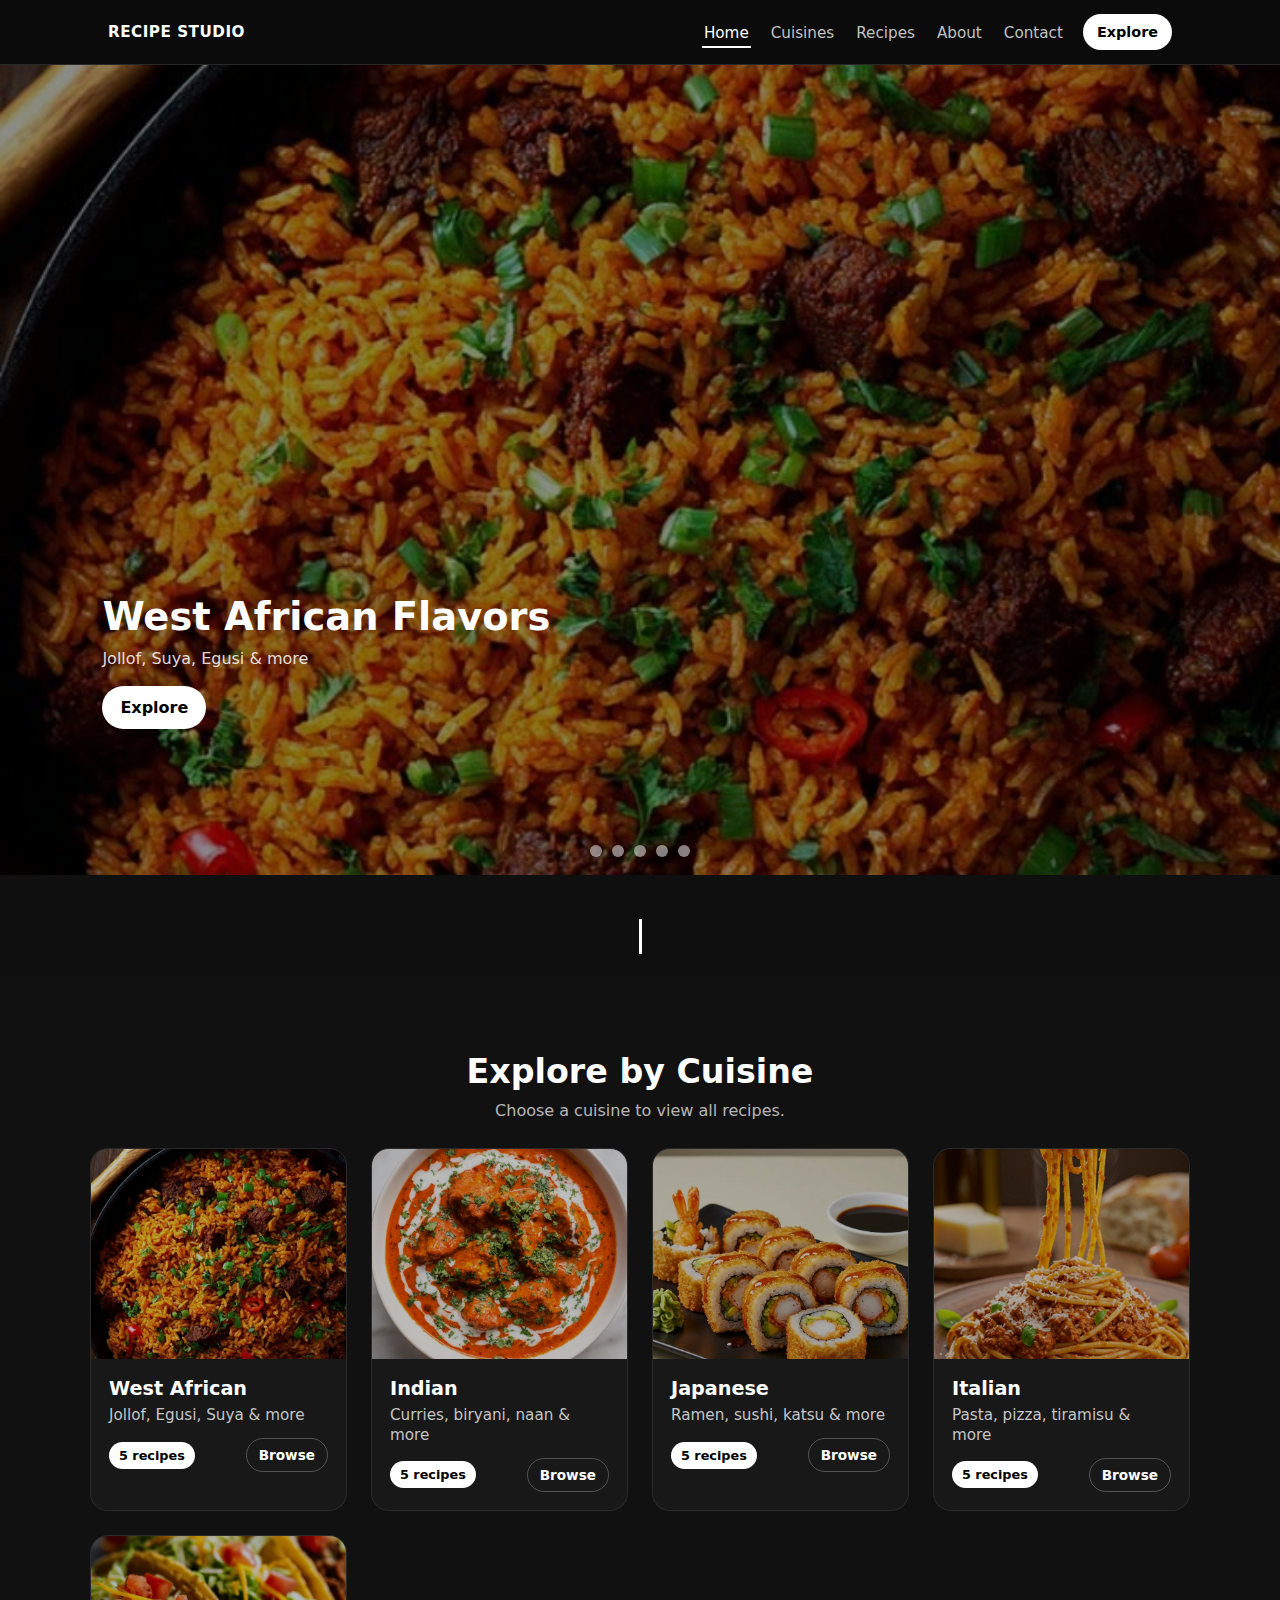
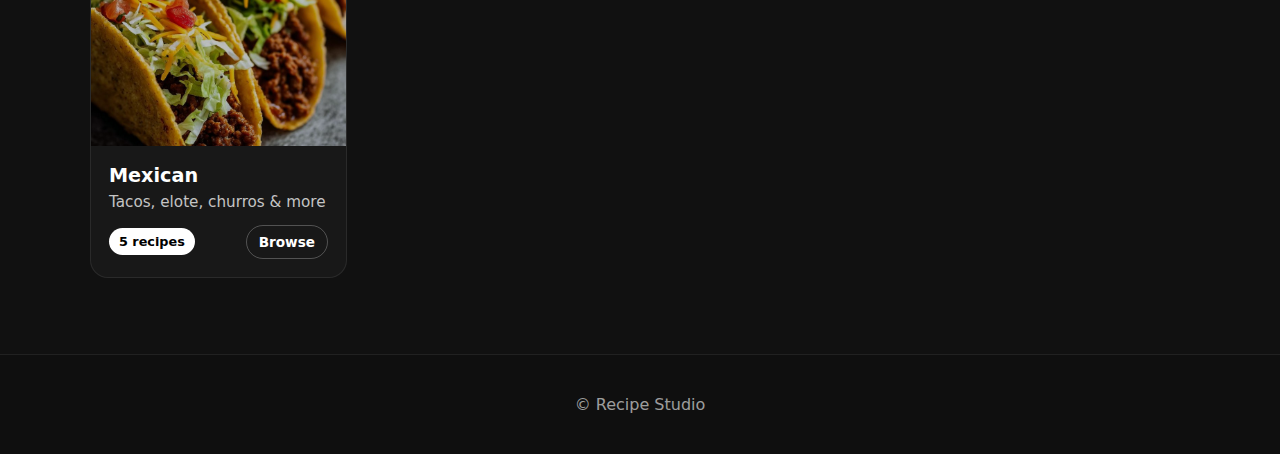
<file: index.html>
<!DOCTYPE html>
<html lang="en">
<head>
    <meta charset="UTF-8">
    <meta name="viewport" content="width=device-width, initial-scale=1.0">
    <title>Document</title>
    <link rel="stylesheet" href="style.css">
</head>
<body>
<header class="site-header">
  <nav class="navbar" aria-label="Primary">
    <a class="brand" href="#">Recipe Studio</a>
    <input type="checkbox" id="nav-toggle" class="nav-toggle" aria-label="Open menu" />
    <label for="nav-toggle" class="nav-toggle-label" aria-hidden="true">
      <span></span><span></span><span></span>
    </label>

    <ul class="nav-links">
      <li><a class="nav-link active" href="#">Home</a></li>
      <li><a class="nav-link" href="#cuisines">Cuisines</a></li>
      <li><a class="nav-link" href="#recipes">Recipes</a></li>
      <li><a class="nav-link" href="#about">About</a></li>
      <li><a class="nav-link" href="#contact">Contact</a></li>
      <li class="nav-cta"><a class="btn" href="#recipes">Explore</a></li>
    </ul>
  </nav>
</header>

<section class="hero-carousel">

  <!-- radio controls -->
  <input type="radio" name="hero" id="slide1" checked>
  <input type="radio" name="hero" id="slide2">
  <input type="radio" name="hero" id="slide3">
  <input type="radio" name="hero" id="slide4">
  <input type="radio" name="hero" id="slide5">

  <div class="slides">

    <div class="slide s1">
      <div class="overlay">
        <h2>West African Flavors</h2>
        <p>Jollof, Suya, Egusi & more</p>
        <a href="#recipes" class="hero-btn">Explore</a>
      </div>
    </div>

    <div class="slide s2">
      <div class="overlay">
        <h2>Indian Classics</h2>
        <p>Rich curries and bold spices</p>
        <a href="#recipes" class="hero-btn">Explore</a>
      </div>
    </div>

    <div class="slide s3">
      <div class="overlay">
        <h2>Japanese Favorites</h2>
        <p>Sushi, ramen, and comfort bowls</p>
        <a href="#recipes" class="hero-btn">Explore</a>
      </div>
    </div>

    <div class="slide s4">
      <div class="overlay">
        <h2>Italian Comfort</h2>
        <p>Pasta, pizza, and tradition</p>
        <a href="#recipes" class="hero-btn">Explore</a>
      </div>
    </div>

    <div class="slide s5">
      <div class="overlay">
        <h2>Mexican Street Food</h2>
        <p>Tacos, salsas, and bold bites</p>
        <a href="#recipes" class="hero-btn">Explore</a>
      </div>
    </div>

  </div>

  <!-- dots -->
  <div class="carousel-dots">
    <label for="slide1"></label>
    <label for="slide2"></label>
    <label for="slide3"></label>
    <label for="slide4"></label>
    <label for="slide5"></label>
  </div>

</section>

<!-- TYPING TAGLINE  -->
<section class="tagline">
  <p class="typewriter">A one-stop shop for global recipes.</p>
</section>
<section id="cuisines" class="cuisine-section">

    <div class="section-header">
      <h2>Explore by Cuisine</h2>
      <p>Choose a cuisine to view all recipes.</p>
    </div>

    <div class="cuisine-grid">

      <a class="cuisine-card" href="west-african.html">
        <div class="cuisine-img west"></div>
        <div class="cuisine-info">
          <h3>West African</h3>
          <p>Jollof, Egusi, Suya & more</p>
          <div class="cuisine-actions">
            <span class="pill">5 recipes</span>
            <span class="card-cta">Browse</span>
          </div>
        </div>
      </a>

      <a class="cuisine-card" href="indian.html">
        <div class="cuisine-img indian"></div>
        <div class="cuisine-info">
          <h3>Indian</h3>
          <p>Curries, biryani, naan & more</p>
          <div class="cuisine-actions">
            <span class="pill">5 recipes</span>
            <span class="card-cta">Browse</span>
          </div>
        </div>
      </a>

      <a class="cuisine-card" href="japanese.html">
        <div class="cuisine-img japanese"></div>
        <div class="cuisine-info">
          <h3>Japanese</h3>
          <p>Ramen, sushi, katsu & more</p>
          <div class="cuisine-actions">
            <span class="pill">5 recipes</span>
            <span class="card-cta">Browse</span>
          </div>
        </div>
      </a>

      <a class="cuisine-card" href="italian.html">
        <div class="cuisine-img italian"></div>
        <div class="cuisine-info">
          <h3>Italian</h3>
          <p>Pasta, pizza, tiramisu & more</p>
          <div class="cuisine-actions">
            <span class="pill">5 recipes</span>
            <span class="card-cta">Browse</span>
          </div>
        </div>
      </a>

      <a class="cuisine-card" href="mexican.html">
        <div class="cuisine-img mexican"></div>
        <div class="cuisine-info">
          <h3>Mexican</h3>
          <p>Tacos, elote, churros & more</p>
          <div class="cuisine-actions">
            <span class="pill">5 recipes</span>
            <span class="card-cta">Browse</span>
          </div>
        </div>
      </a>

    </div>
  </section>

  <footer class="footer">
    <p>© Recipe Studio</p>
  </footer>
</body>
</html>
</file>
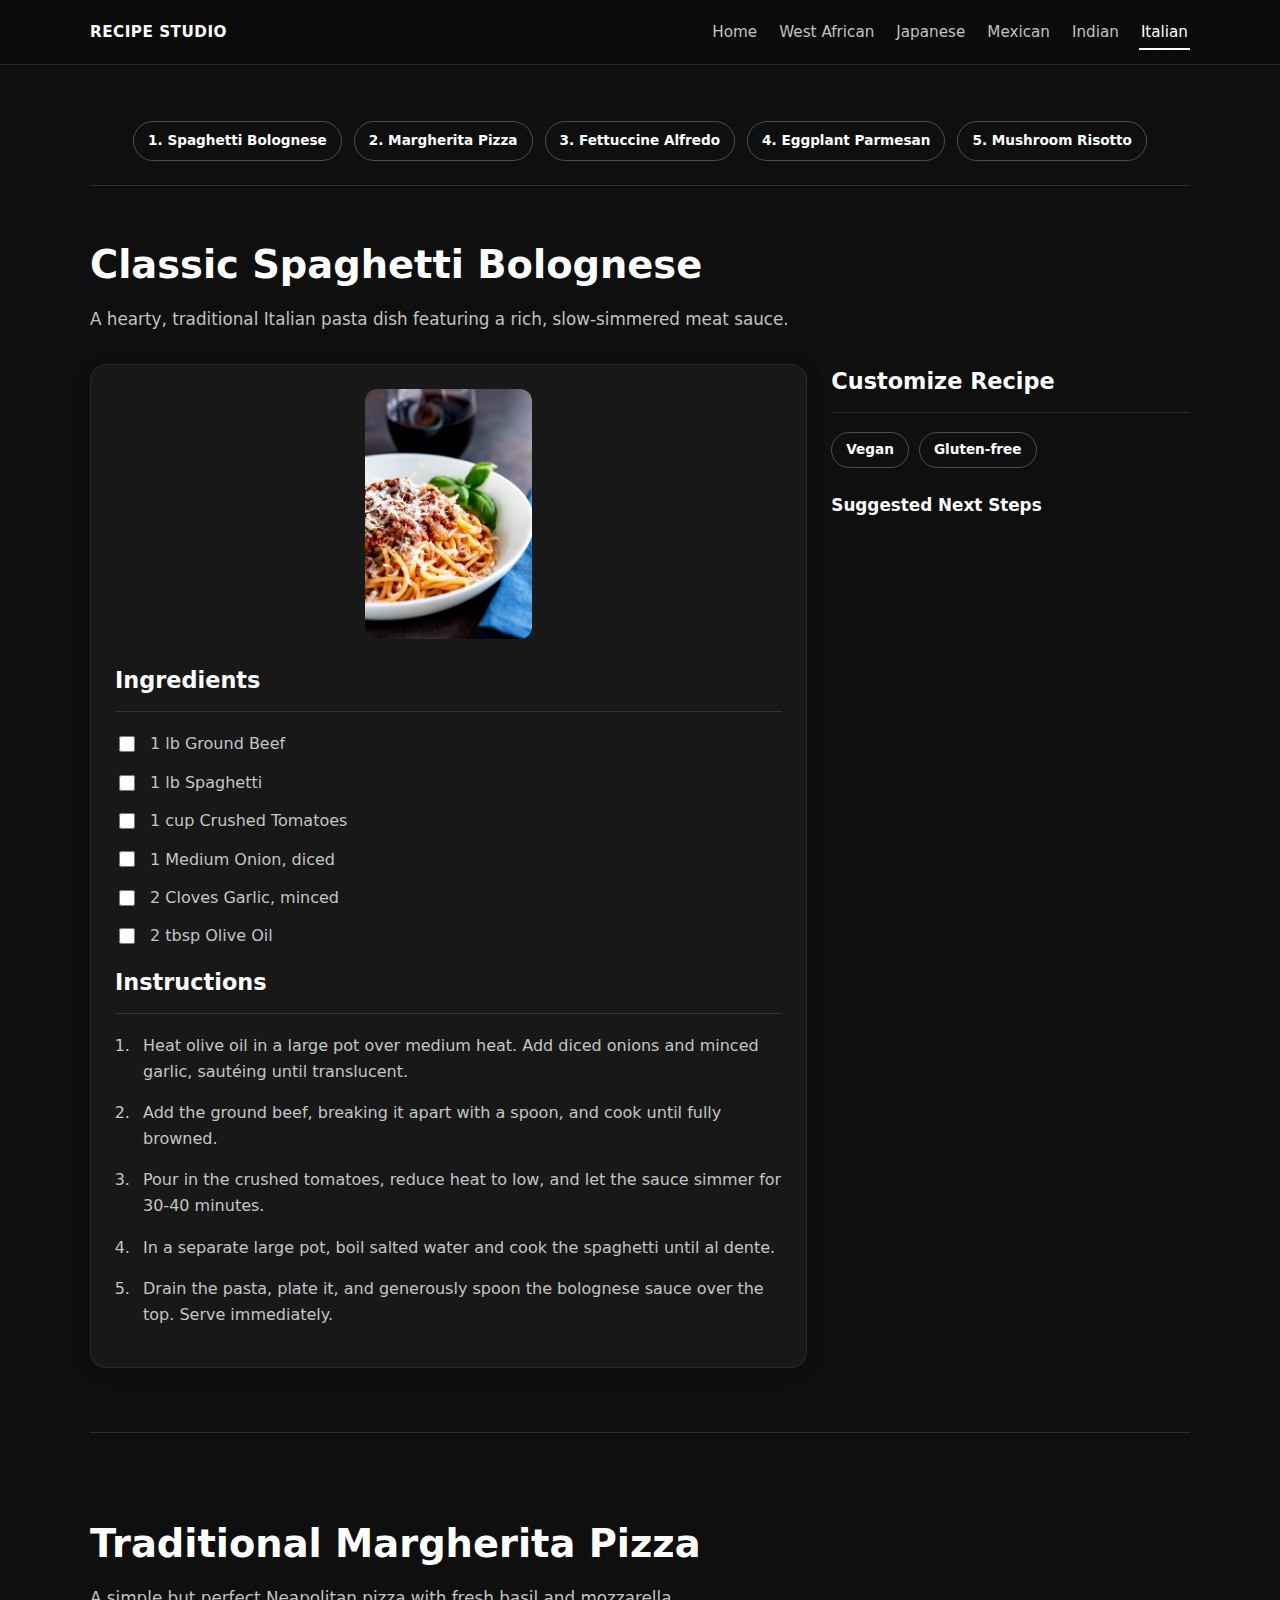
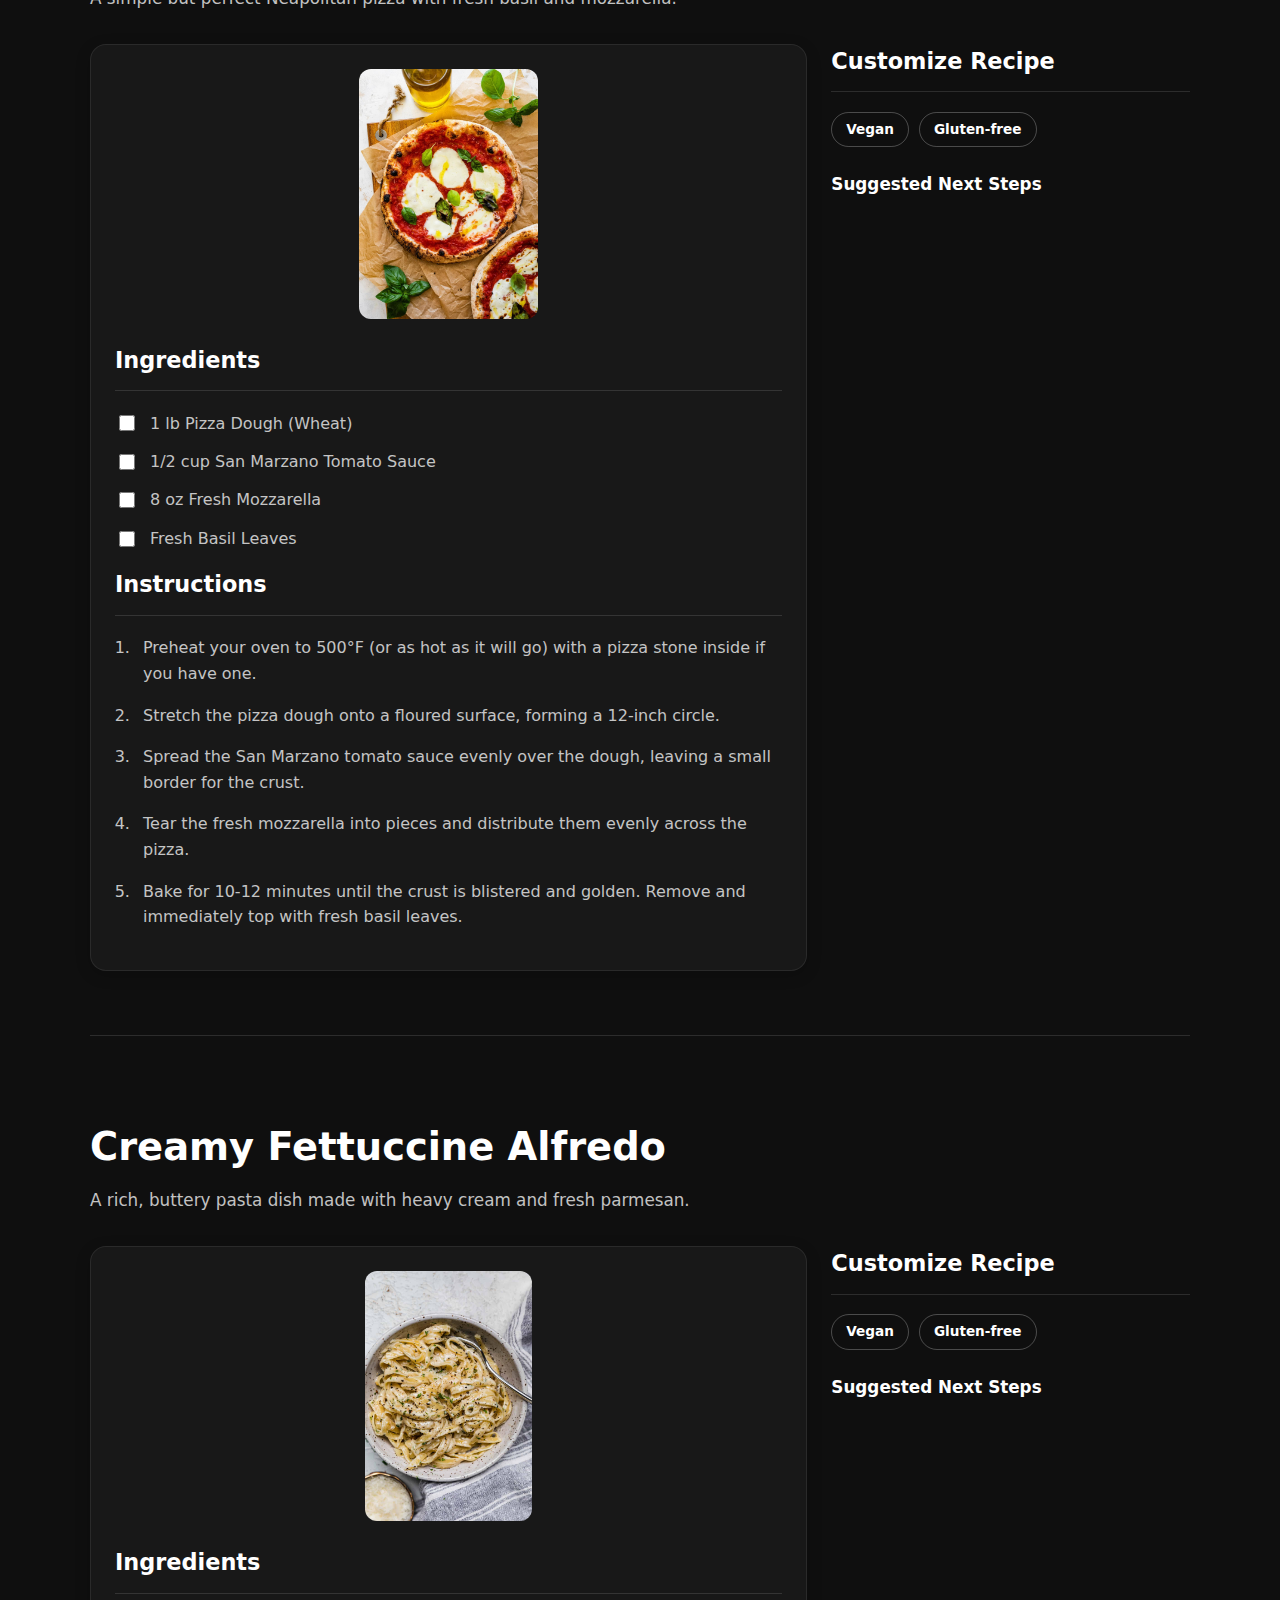
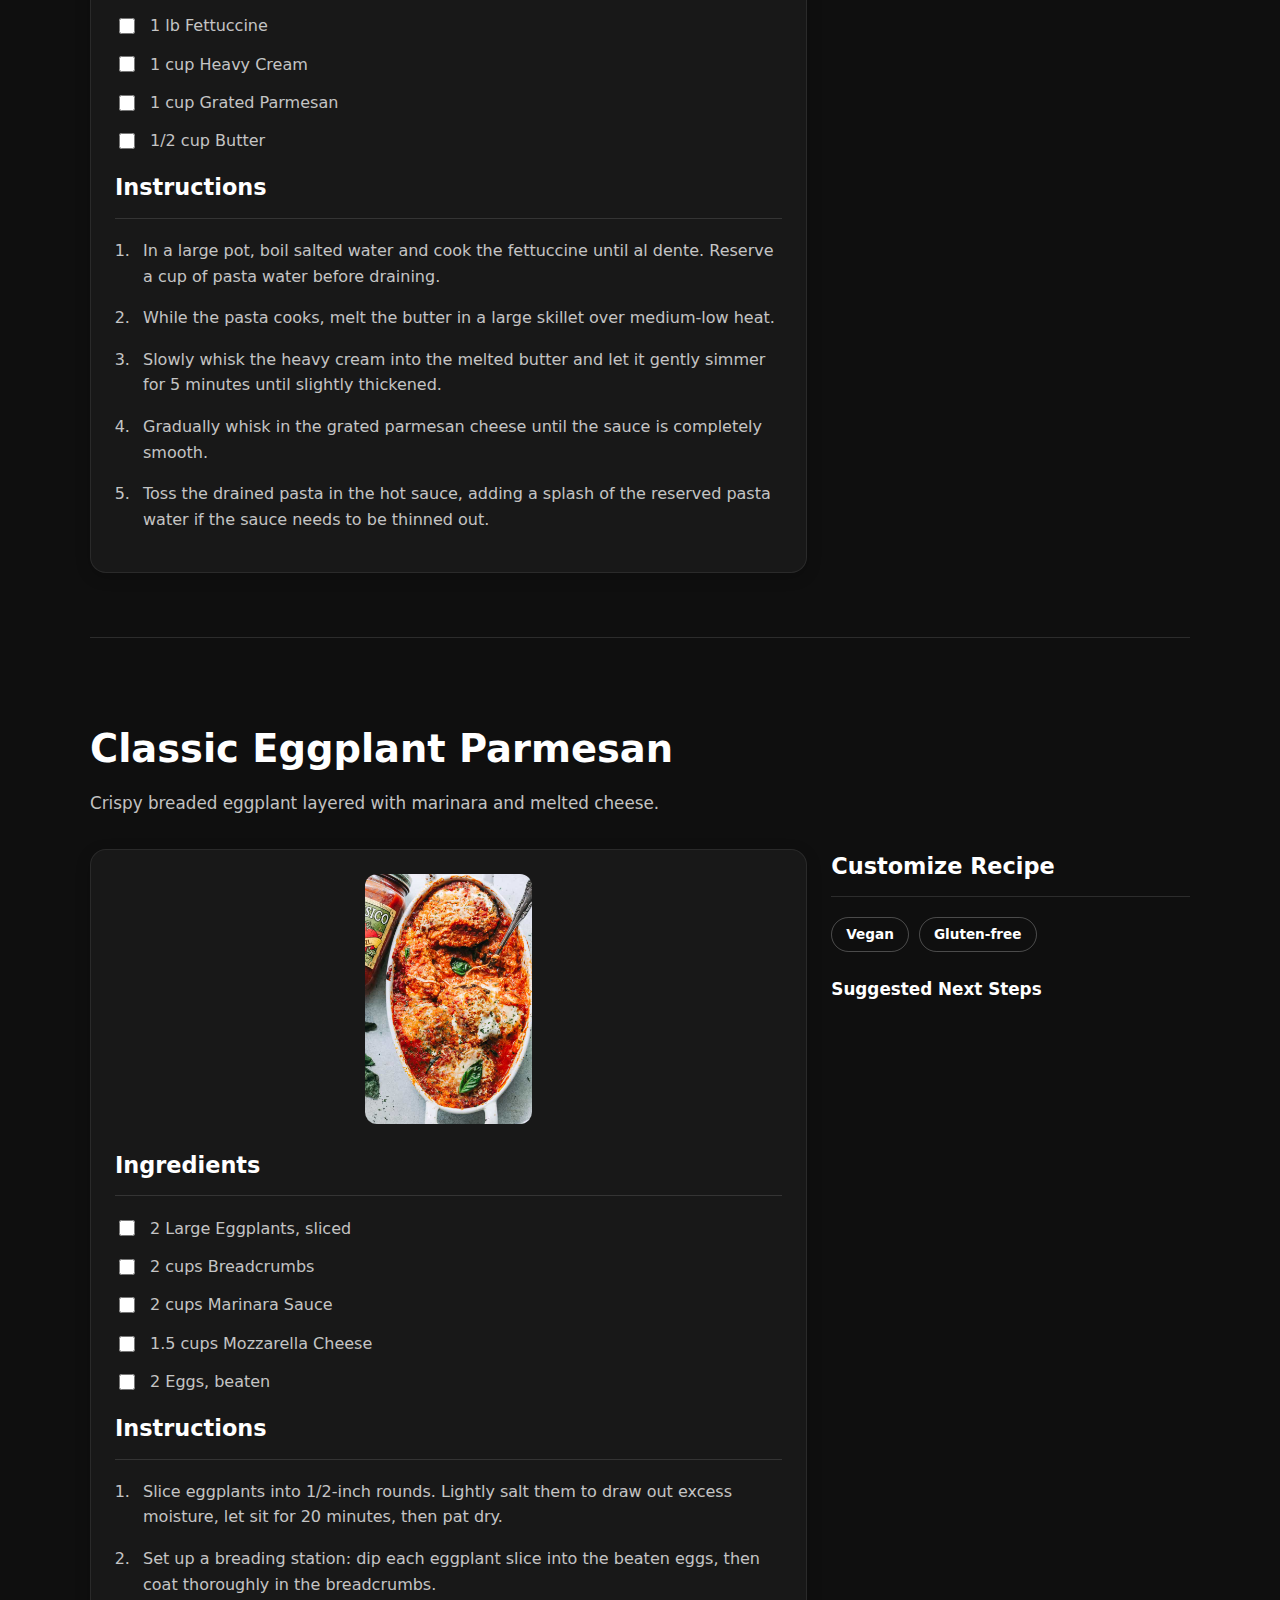
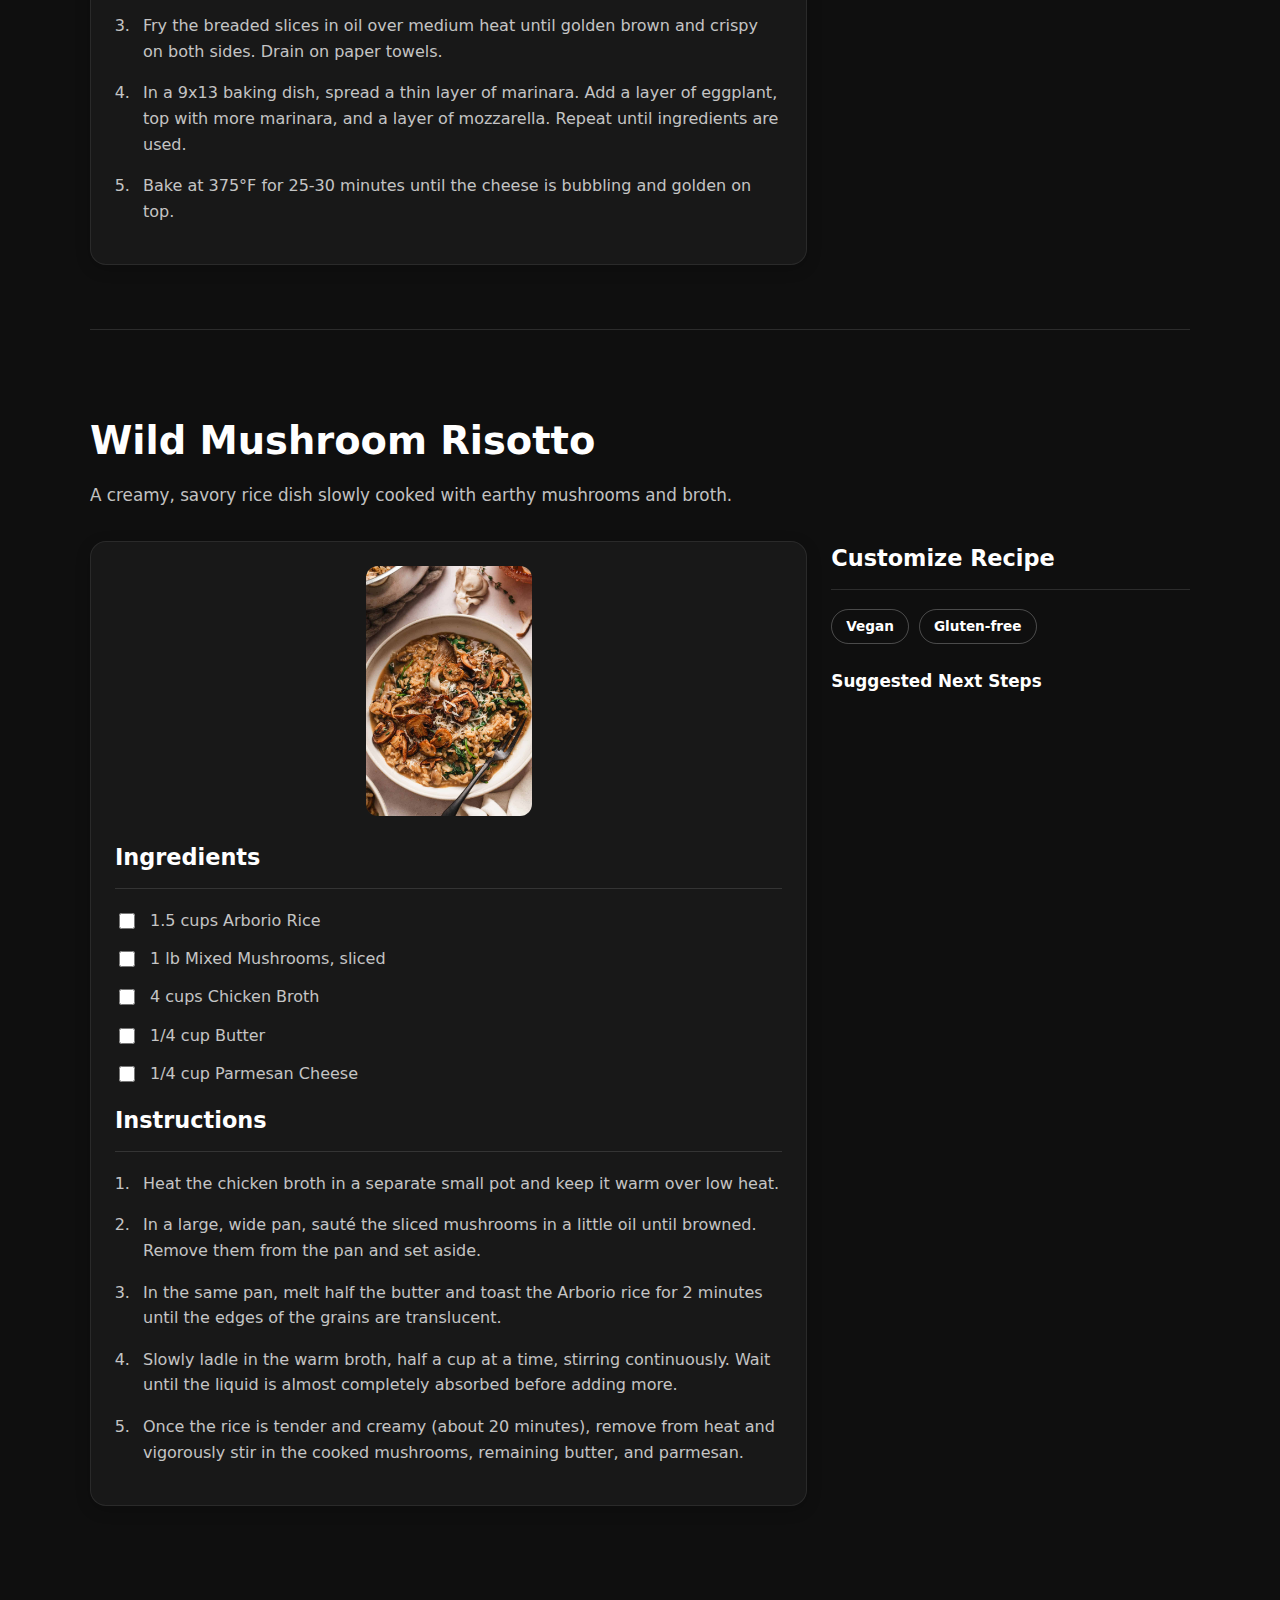
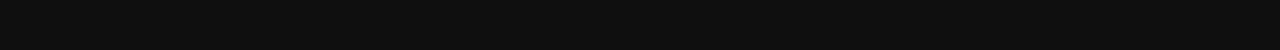
<file: italian.html>
<!DOCTYPE html>
<html lang="en">
<head>
    <meta charset="UTF-8">
    <meta name="viewport" content="width=device-width, initial-scale=1.0">
    <title>Italian Cuisine - Recipe Studio</title>
    <link rel="stylesheet" href="styleItalian.css">
</head>
<body>

    <nav>
        <div class="logo">Recipe Studio</div>
        <div class="nav-links">
            <a href="index.html">Home</a>
            <a href="west-african.html">West African</a>
            <a href="japanese.html">Japanese</a>
            <a href="mexican.html">Mexican</a>
            <a href="indian.html">Indian</a>
            <a href="italian.html" class="active">Italian</a>
        </div>
    </nav>

    <main>
        <div class="recipe-subnav">
            <a href="#bolognese">1. Spaghetti Bolognese</a>
            <a href="#pizza">2. Margherita Pizza</a>
            <a href="#alfredo">3. Fettuccine Alfredo</a>
            <a href="#eggplant">4. Eggplant Parmesan</a>
            <a href="#risotto">5. Mushroom Risotto</a>
        </div>

        <section id="bolognese" class="recipe-block">
            <div class="recipe-header">
                <h1>Classic Spaghetti Bolognese</h1>
                <p>A hearty, traditional Italian pasta dish featuring a rich, slow-simmered meat sauce.</p>
            </div>
            
            <input type="checkbox" id="vegan-1" class="filter-vegan sr-only" aria-label="Toggle Vegan">
            <input type="checkbox" id="gf-1" class="filter-gf sr-only" aria-label="Toggle Gluten-Free">
            
            <div class="recipe-grid">
                <div class="recipe-content card">
                    <img src="images/Italian Recipes/SpagBowl.jpg" alt="Classic Spaghetti Bolognese" style="max-width: 100%; height: auto; max-height: 250px; object-fit: cover; border-radius: 12px; display: block; margin-left: auto; margin-right: auto; margin-bottom: 1.5rem;">
                    <h2>Ingredients</h2>
                    <ul class="ingredients-list">
                        <li><input type="checkbox"> 1 lb Ground Beef</li>
                        <li><input type="checkbox"> 1 lb Spaghetti</li>
                        <li><input type="checkbox"> 1 cup Crushed Tomatoes</li>
                        <li><input type="checkbox"> 1 Medium Onion, diced</li>
                        <li><input type="checkbox"> 2 Cloves Garlic, minced</li>
                        <li><input type="checkbox"> 2 tbsp Olive Oil</li>
                    </ul>
                    <h2>Instructions</h2>
                    <ol>
                        <li>Heat olive oil in a large pot over medium heat. Add diced onions and minced garlic, sautéing until translucent.</li>
                        <li>Add the ground beef, breaking it apart with a spoon, and cook until fully browned.</li>
                        <li>Pour in the crushed tomatoes, reduce heat to low, and let the sauce simmer for 30-40 minutes.</li>
                        <li>In a separate large pot, boil salted water and cook the spaghetti until al dente.</li>
                        <li>Drain the pasta, plate it, and generously spoon the bolognese sauce over the top. Serve immediately.</li>
                    </ol>
                </div>
                <div class="customization-section">
                    <h2>Customize Recipe</h2>
                    <div class="filter-chips">
                        <label for="vegan-1" class="chip chip-vegan" tabindex="0">Vegan</label>
                        <label for="gf-1" class="chip chip-gf" tabindex="0">Gluten-free</label>
                    </div>
                    <h3>Suggested Next Steps</h3>
                    <div class="suggestions-container">
                        <div class="suggestion-card vegan-card">
                            <div class="card-header">
                                <h4>Swap Beef &rarr; Lentils</h4>
                                <span class="badge">Confidence: High</span>
                            </div>
                            <p>Brown lentils are a fantastic plant-based substitute that mimics the texture of ground meat perfectly while soaking up the tomato sauce.</p>
                            <p class="hint"><strong>Why?</strong> They are rich in protein, hold their shape well, and reduce the overall cooking time.</p>
                        </div>
                        <div class="suggestion-card gf-card">
                            <div class="card-header">
                                <h4>Swap Spaghetti &rarr; Brown Rice Pasta</h4>
                                <span class="badge">Confidence: High</span>
                            </div>
                            <p>Use your favorite brand of brown rice or corn-based spaghetti to make this dish entirely gluten-free.</p>
                            <p class="hint"><strong>Why?</strong> Brown rice pasta offers a very similar al dente bite compared to traditional wheat pasta.</p>
                        </div>
                    </div>
                </div>
            </div>
        </section>

        <section id="pizza" class="recipe-block">
            <div class="recipe-header">
                <h1>Traditional Margherita Pizza</h1>
                <p>A simple but perfect Neapolitan pizza with fresh basil and mozzarella.</p>
            </div>
            
            <input type="checkbox" id="vegan-2" class="filter-vegan sr-only" aria-label="Toggle Vegan">
            <input type="checkbox" id="gf-2" class="filter-gf sr-only" aria-label="Toggle Gluten-Free">
            
            <div class="recipe-grid">
                <div class="recipe-content card">
                    <img src="images/Italian Recipes/MargPizza.jpg" alt="Traditional Margherita Pizza" style="max-width: 100%; height: auto; max-height: 250px; object-fit: cover; border-radius: 12px; display: block; margin-left: auto; margin-right: auto; margin-bottom: 1.5rem;">
                    <h2>Ingredients</h2>
                    <ul class="ingredients-list">
                        <li><input type="checkbox"> 1 lb Pizza Dough (Wheat)</li>
                        <li><input type="checkbox"> 1/2 cup San Marzano Tomato Sauce</li>
                        <li><input type="checkbox"> 8 oz Fresh Mozzarella</li>
                        <li><input type="checkbox"> Fresh Basil Leaves</li>
                    </ul>
                    <h2>Instructions</h2>
                    <ol>
                        <li>Preheat your oven to 500°F (or as hot as it will go) with a pizza stone inside if you have one.</li>
                        <li>Stretch the pizza dough onto a floured surface, forming a 12-inch circle.</li>
                        <li>Spread the San Marzano tomato sauce evenly over the dough, leaving a small border for the crust.</li>
                        <li>Tear the fresh mozzarella into pieces and distribute them evenly across the pizza.</li>
                        <li>Bake for 10-12 minutes until the crust is blistered and golden. Remove and immediately top with fresh basil leaves.</li>
                    </ol>
                </div>
                <div class="customization-section">
                    <h2>Customize Recipe</h2>
                    <div class="filter-chips">
                        <label for="vegan-2" class="chip chip-vegan" tabindex="0">Vegan</label>
                        <label for="gf-2" class="chip chip-gf" tabindex="0">Gluten-free</label>
                    </div>
                    <h3>Suggested Next Steps</h3>
                    <div class="suggestions-container">
                        <div class="suggestion-card vegan-card">
                            <div class="card-header">
                                <h4>Swap Mozzarella &rarr; Cashew Cheese</h4>
                                <span class="badge">Confidence: High</span>
                            </div>
                            <p>A liquid cashew mozzarella or a high-quality store-bought vegan mozzarella will bake and blister just like dairy cheese.</p>
                            <p class="hint"><strong>Why?</strong> Cashew-based cheeses have a higher fat content, allowing them to melt properly without separating in the high heat of the oven.</p>
                        </div>
                        <div class="suggestion-card gf-card">
                            <div class="card-header">
                                <h4>Swap Dough &rarr; Cauliflower Crust</h4>
                                <span class="badge">Confidence: Med</span>
                            </div>
                            <p>A pre-baked cauliflower crust or an almond-flour blend provides a great gluten-free base.</p>
                            <p class="hint"><strong>Why?</strong> Cauliflower crusts crisp up beautifully when pre-baked before adding wet toppings like tomato sauce, preventing a soggy bottom.</p>
                        </div>
                    </div>
                </div>
            </div>
        </section>

        <section id="alfredo" class="recipe-block">
            <div class="recipe-header">
                <h1>Creamy Fettuccine Alfredo</h1>
                <p>A rich, buttery pasta dish made with heavy cream and fresh parmesan.</p>
            </div>
            
            <input type="checkbox" id="vegan-3" class="filter-vegan sr-only" aria-label="Toggle Vegan">
            <input type="checkbox" id="gf-3" class="filter-gf sr-only" aria-label="Toggle Gluten-Free">
            
            <div class="recipe-grid">
                <div class="recipe-content card">
                    <img src="images/Italian Recipes/fetAlf.jpg" alt="Creamy Fettuccine Alfredo" style="max-width: 100%; height: auto; max-height: 250px; object-fit: cover; border-radius: 12px; display: block; margin-left: auto; margin-right: auto; margin-bottom: 1.5rem;">
                    <h2>Ingredients</h2>
                    <ul class="ingredients-list">
                        <li><input type="checkbox"> 1 lb Fettuccine</li>
                        <li><input type="checkbox"> 1 cup Heavy Cream</li>
                        <li><input type="checkbox"> 1 cup Grated Parmesan</li>
                        <li><input type="checkbox"> 1/2 cup Butter</li>
                    </ul>
                    <h2>Instructions</h2>
                    <ol>
                        <li>In a large pot, boil salted water and cook the fettuccine until al dente. Reserve a cup of pasta water before draining.</li>
                        <li>While the pasta cooks, melt the butter in a large skillet over medium-low heat.</li>
                        <li>Slowly whisk the heavy cream into the melted butter and let it gently simmer for 5 minutes until slightly thickened.</li>
                        <li>Gradually whisk in the grated parmesan cheese until the sauce is completely smooth.</li>
                        <li>Toss the drained pasta in the hot sauce, adding a splash of the reserved pasta water if the sauce needs to be thinned out.</li>
                    </ol>
                </div>
                <div class="customization-section">
                    <h2>Customize Recipe</h2>
                    <div class="filter-chips">
                        <label for="vegan-3" class="chip chip-vegan" tabindex="0">Vegan</label>
                        <label for="gf-3" class="chip chip-gf" tabindex="0">Gluten-free</label>
                    </div>
                    <h3>Suggested Next Steps</h3>
                    <div class="suggestions-container">
                        <div class="suggestion-card vegan-card">
                            <div class="card-header">
                                <h4>Swap Cream/Cheese &rarr; Cashew Cream</h4>
                                <span class="badge">Confidence: High</span>
                            </div>
                            <p>Blended soaked cashews and nutritional yeast create a perfectly creamy, dairy-free sauce.</p>
                            <p class="hint"><strong>Why?</strong> Soaked cashews provide the necessary heavy fats that cream would supply, and nutritional yeast adds a savory, cheesy flavor profile.</p>
                        </div>
                        <div class="suggestion-card gf-card">
                            <div class="card-header">
                                <h4>Swap Pasta &rarr; Corn Fettuccine</h4>
                                <span class="badge">Confidence: High</span>
                            </div>
                            <p>Corn-based gluten-free pasta holds up best to heavy, creamy sauces.</p>
                            <p class="hint"><strong>Why?</strong> Corn pasta has a firmer structure than rice pasta, meaning it won't break apart or become mushy when tossed vigorously in a thick sauce.</p>
                        </div>
                    </div>
                </div>
            </div>
        </section>

        <section id="eggplant" class="recipe-block">
            <div class="recipe-header">
                <h1>Classic Eggplant Parmesan</h1>
                <p>Crispy breaded eggplant layered with marinara and melted cheese.</p>
            </div>
            
            <input type="checkbox" id="vegan-4" class="filter-vegan sr-only" aria-label="Toggle Vegan">
            <input type="checkbox" id="gf-4" class="filter-gf sr-only" aria-label="Toggle Gluten-Free">
            
            <div class="recipe-grid">
                <div class="recipe-content card">
                    <img src="images/Italian Recipes/eggParm.jpg" alt="Classic Eggplant Parmesan" style="max-width: 100%; height: auto; max-height: 250px; object-fit: cover; border-radius: 12px; display: block; margin-left: auto; margin-right: auto; margin-bottom: 1.5rem;">
                    <h2>Ingredients</h2>
                    <ul class="ingredients-list">
                        <li><input type="checkbox"> 2 Large Eggplants, sliced</li>
                        <li><input type="checkbox"> 2 cups Breadcrumbs</li>
                        <li><input type="checkbox"> 2 cups Marinara Sauce</li>
                        <li><input type="checkbox"> 1.5 cups Mozzarella Cheese</li>
                        <li><input type="checkbox"> 2 Eggs, beaten</li>
                    </ul>
                    <h2>Instructions</h2>
                    <ol>
                        <li>Slice eggplants into 1/2-inch rounds. Lightly salt them to draw out excess moisture, let sit for 20 minutes, then pat dry.</li>
                        <li>Set up a breading station: dip each eggplant slice into the beaten eggs, then coat thoroughly in the breadcrumbs.</li>
                        <li>Fry the breaded slices in oil over medium heat until golden brown and crispy on both sides. Drain on paper towels.</li>
                        <li>In a 9x13 baking dish, spread a thin layer of marinara. Add a layer of eggplant, top with more marinara, and a layer of mozzarella. Repeat until ingredients are used.</li>
                        <li>Bake at 375°F for 25-30 minutes until the cheese is bubbling and golden on top.</li>
                    </ol>
                </div>
                <div class="customization-section">
                    <h2>Customize Recipe</h2>
                    <div class="filter-chips">
                        <label for="vegan-4" class="chip chip-vegan" tabindex="0">Vegan</label>
                        <label for="gf-4" class="chip chip-gf" tabindex="0">Gluten-free</label>
                    </div>
                    <h3>Suggested Next Steps</h3>
                    <div class="suggestions-container">
                        <div class="suggestion-card vegan-card">
                            <div class="card-header">
                                <h4>Swap Cheese/Egg &rarr; Almond Ricotta & Flax Egg</h4>
                                <span class="badge">Confidence: High</span>
                            </div>
                            <p>Use a flax egg (ground flax + water) for breading, and layer the dish with almond milk ricotta and plant-based mozzarella shreds.</p>
                            <p class="hint"><strong>Why?</strong> A flax egg binds the breading perfectly without animal products, while almond ricotta closely mimics the creamy layers of traditional cheese.</p>
                        </div>
                        <div class="suggestion-card gf-card">
                            <div class="card-header">
                                <h4>Swap Breadcrumbs &rarr; GF Panko</h4>
                                <span class="badge">Confidence: High</span>
                            </div>
                            <p>Gluten-free panko breadcrumbs will give the eggplant the exact same crispy exterior.</p>
                            <p class="hint"><strong>Why?</strong> GF Panko tends to absorb slightly less oil during frying than standard gluten-free breadcrumbs, keeping the eggplant crisp instead of greasy.</p>
                        </div>
                    </div>
                </div>
            </div>
        </section>

        <section id="risotto" class="recipe-block">
            <div class="recipe-header">
                <h1>Wild Mushroom Risotto</h1>
                <p>A creamy, savory rice dish slowly cooked with earthy mushrooms and broth.</p>
            </div>
            
            <input type="checkbox" id="vegan-5" class="filter-vegan sr-only" aria-label="Toggle Vegan">
            <input type="checkbox" id="gf-5" class="filter-gf sr-only" aria-label="Toggle Gluten-Free">
            
            <div class="recipe-grid">
                <div class="recipe-content card">
                    <img src="images/Italian Recipes/mushRiso.jpg" alt="Wild Mushroom Risotto" style="max-width: 100%; height: auto; max-height: 250px; object-fit: cover; border-radius: 12px; display: block; margin-left: auto; margin-right: auto; margin-bottom: 1.5rem;">
                    <h2>Ingredients</h2>
                    <ul class="ingredients-list">
                        <li><input type="checkbox"> 1.5 cups Arborio Rice</li>
                        <li><input type="checkbox"> 1 lb Mixed Mushrooms, sliced</li>
                        <li><input type="checkbox"> 4 cups Chicken Broth</li>
                        <li><input type="checkbox"> 1/4 cup Butter</li>
                        <li><input type="checkbox"> 1/4 cup Parmesan Cheese</li>
                    </ul>
                    <h2>Instructions</h2>
                    <ol>
                        <li>Heat the chicken broth in a separate small pot and keep it warm over low heat.</li>
                        <li>In a large, wide pan, sauté the sliced mushrooms in a little oil until browned. Remove them from the pan and set aside.</li>
                        <li>In the same pan, melt half the butter and toast the Arborio rice for 2 minutes until the edges of the grains are translucent.</li>
                        <li>Slowly ladle in the warm broth, half a cup at a time, stirring continuously. Wait until the liquid is almost completely absorbed before adding more.</li>
                        <li>Once the rice is tender and creamy (about 20 minutes), remove from heat and vigorously stir in the cooked mushrooms, remaining butter, and parmesan.</li>
                    </ol>
                </div>
                <div class="customization-section">
                    <h2>Customize Recipe</h2>
                    <div class="filter-chips">
                        <label for="vegan-5" class="chip chip-vegan" tabindex="0">Vegan</label>
                        <label for="gf-5" class="chip chip-gf" tabindex="0">Gluten-free</label>
                    </div>
                    <h3>Suggested Next Steps</h3>
                    <div class="suggestions-container">
                        <div class="suggestion-card vegan-card">
                            <div class="card-header">
                                <h4>Swap Butter/Broth &rarr; Veggie Stock & Olive Oil</h4>
                                <span class="badge">Confidence: High</span>
                            </div>
                            <p>Use a rich mushroom or vegetable stock, and finish the dish with a high-quality extra virgin olive oil instead of butter.</p>
                            <p class="hint"><strong>Why?</strong> The continuous stirring is what makes risotto creamy by releasing the rice starches. You don't actually need butter for the texture, just the oil for a rich mouthfeel.</p>
                        </div>
                        <div class="suggestion-card gf-card">
                            <div class="card-header">
                                <h4>Check Broth Labels</h4>
                                <span class="badge">Confidence: High</span>
                            </div>
                            <p>Arborio rice is naturally gluten-free! Just ensure your store-bought broth is certified GF.</p>
                            <p class="hint"><strong>Why?</strong> While the base ingredients are safe, many commercial broths use yeast extracts or flavorings that contain hidden gluten.</p>
                        </div>
                    </div>
                </div>
            </div>
        </section>
    </main>

</body>
</html>
</file>
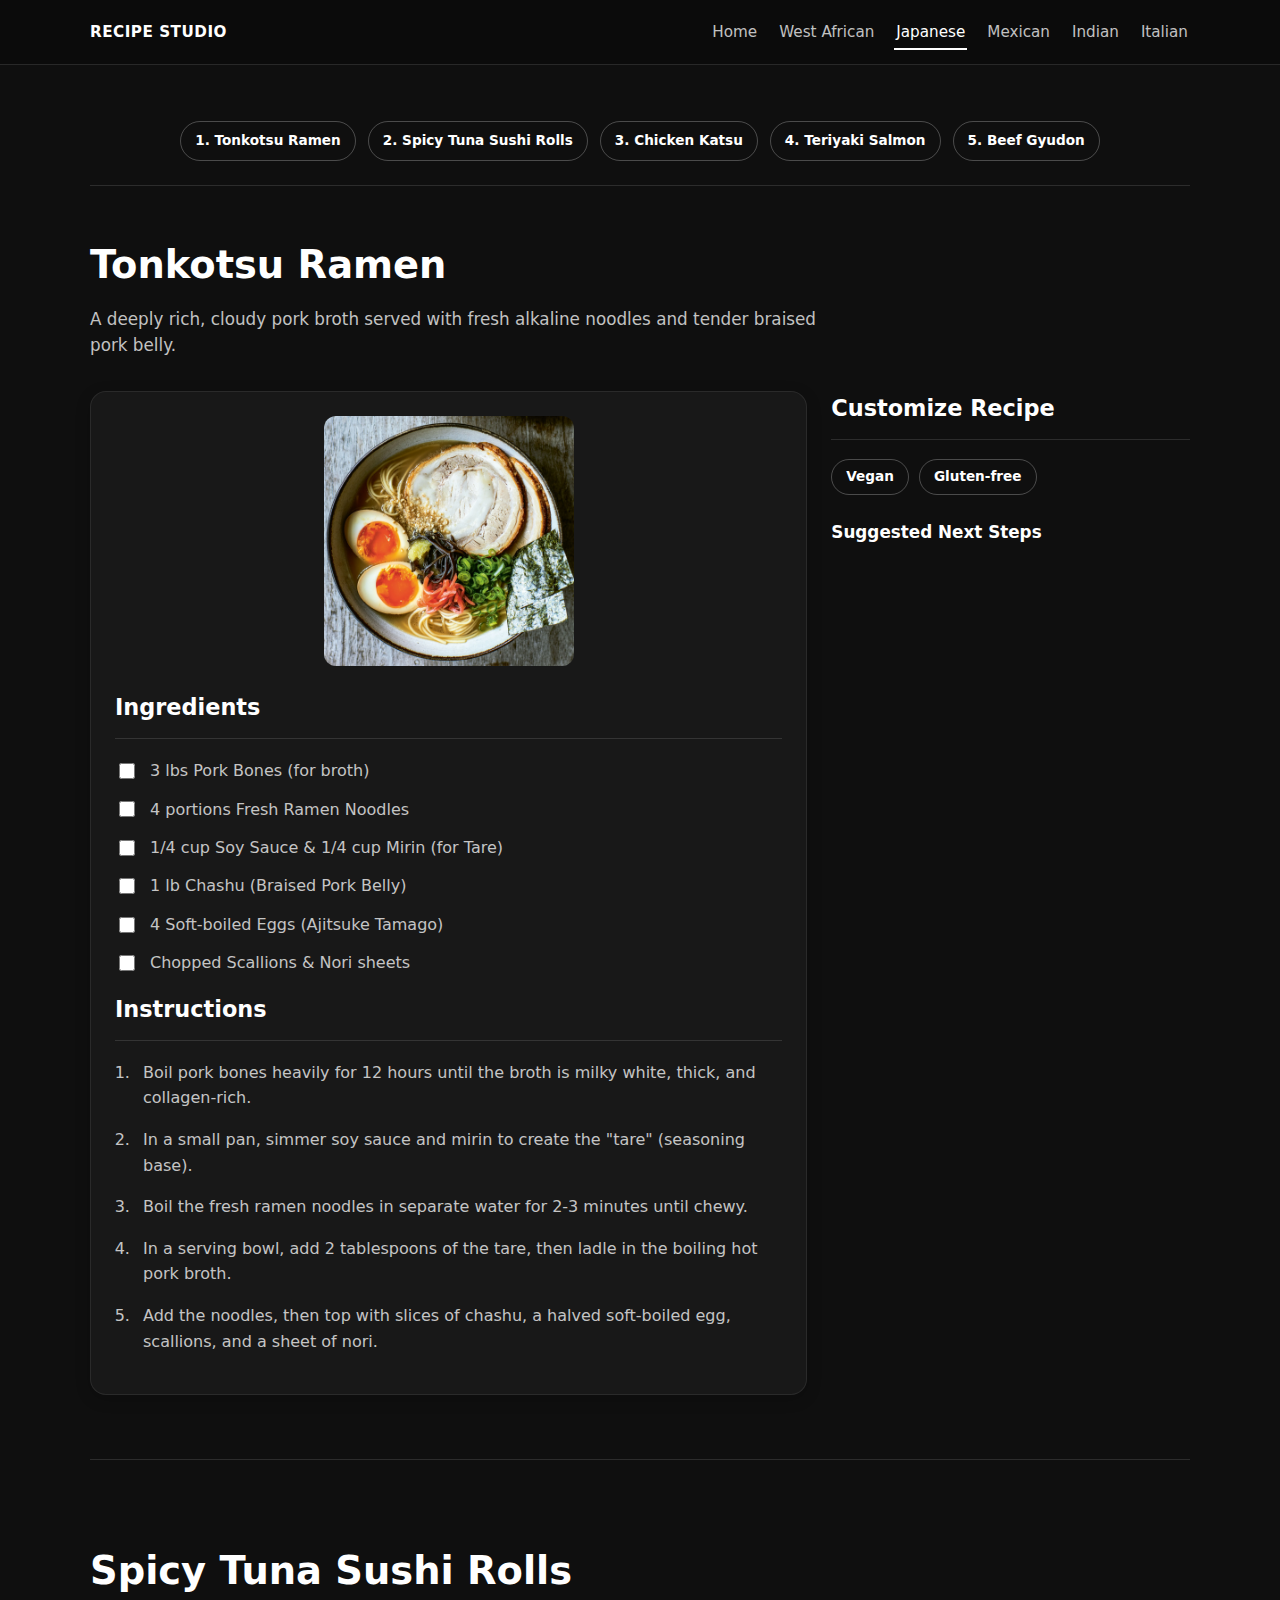
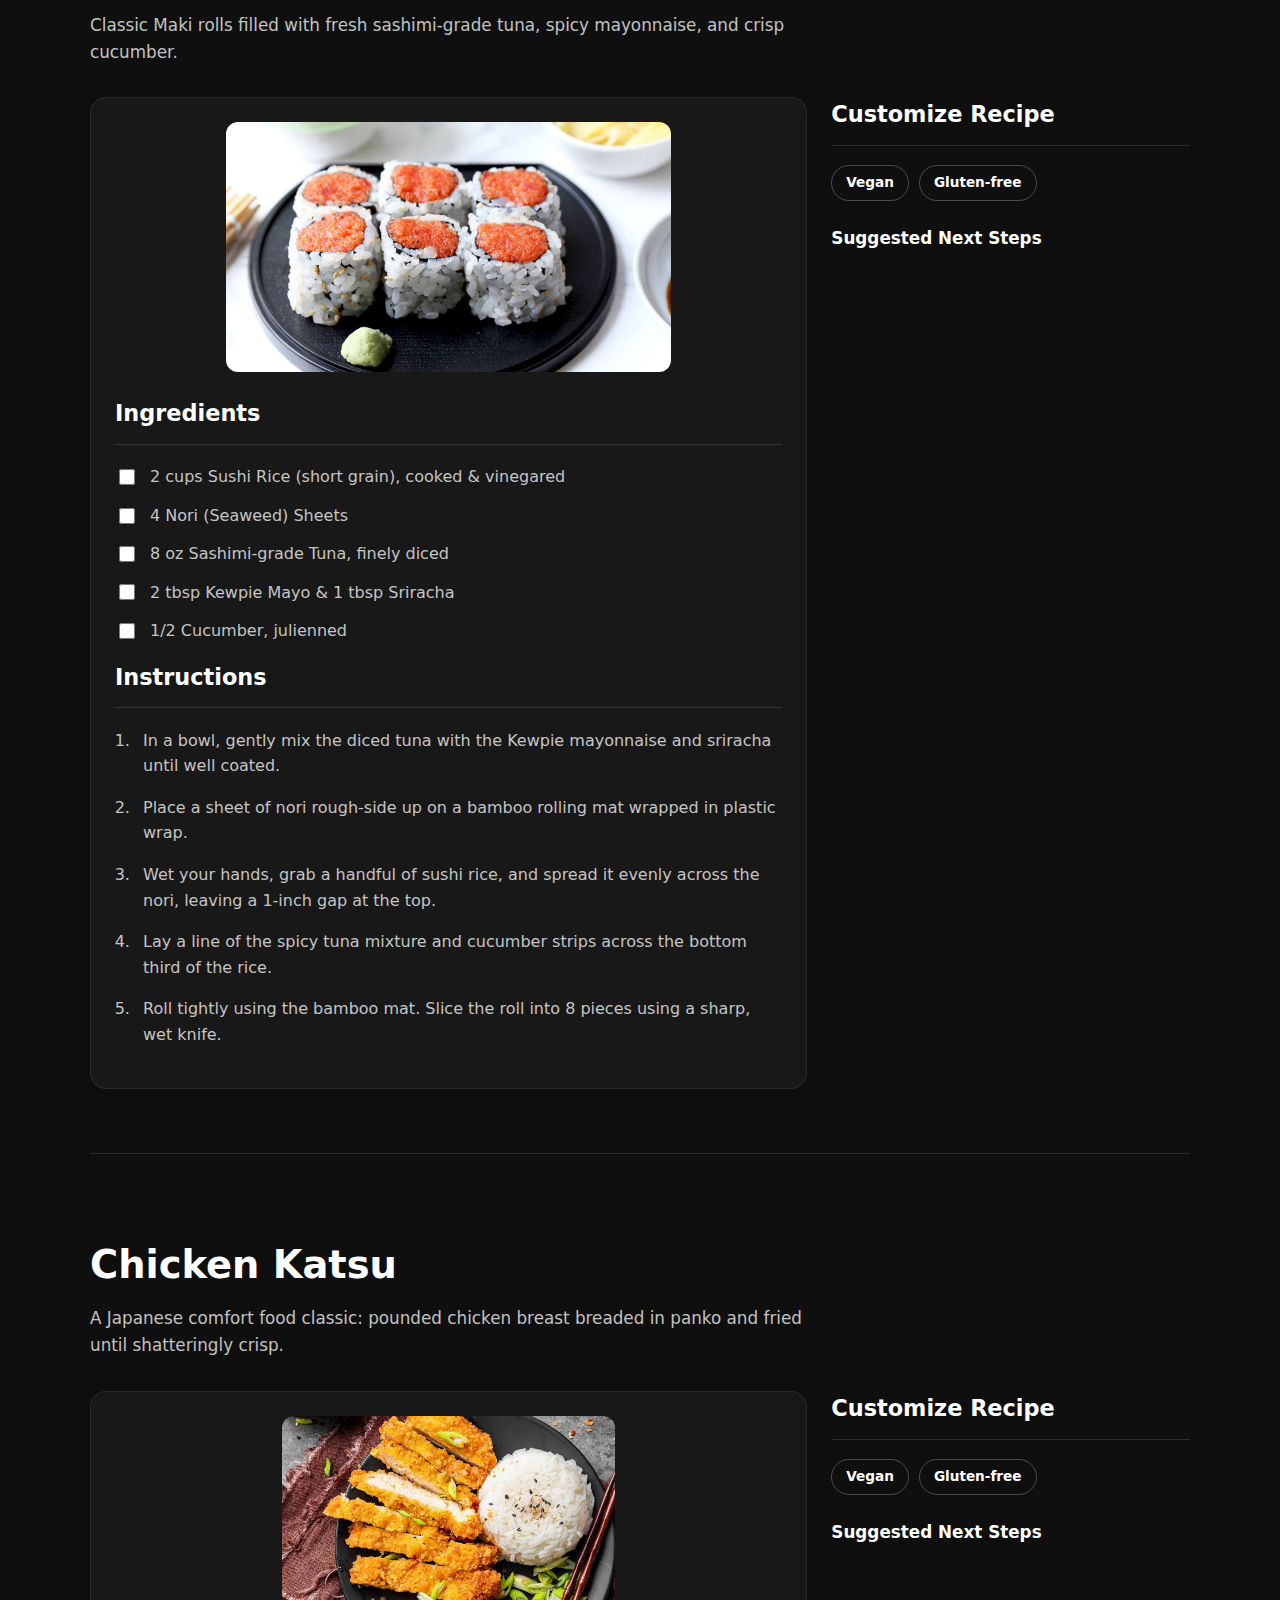
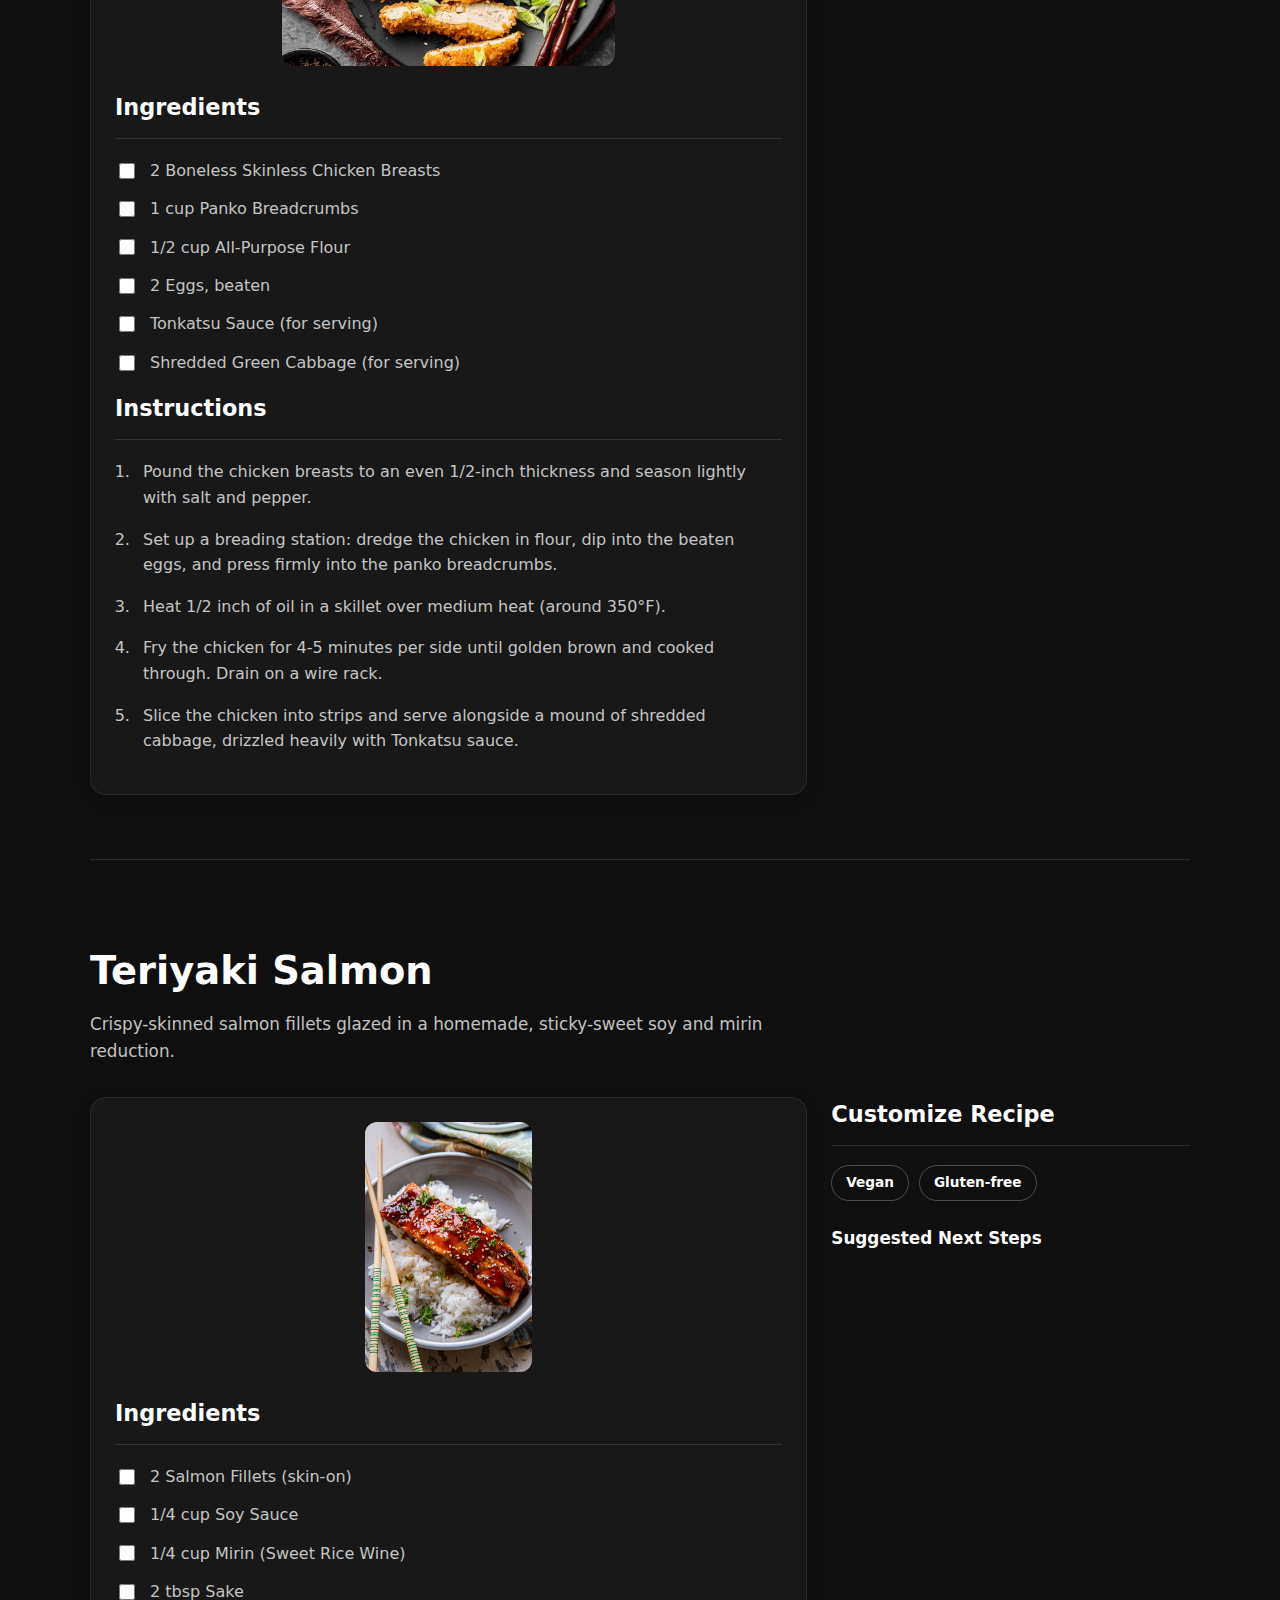
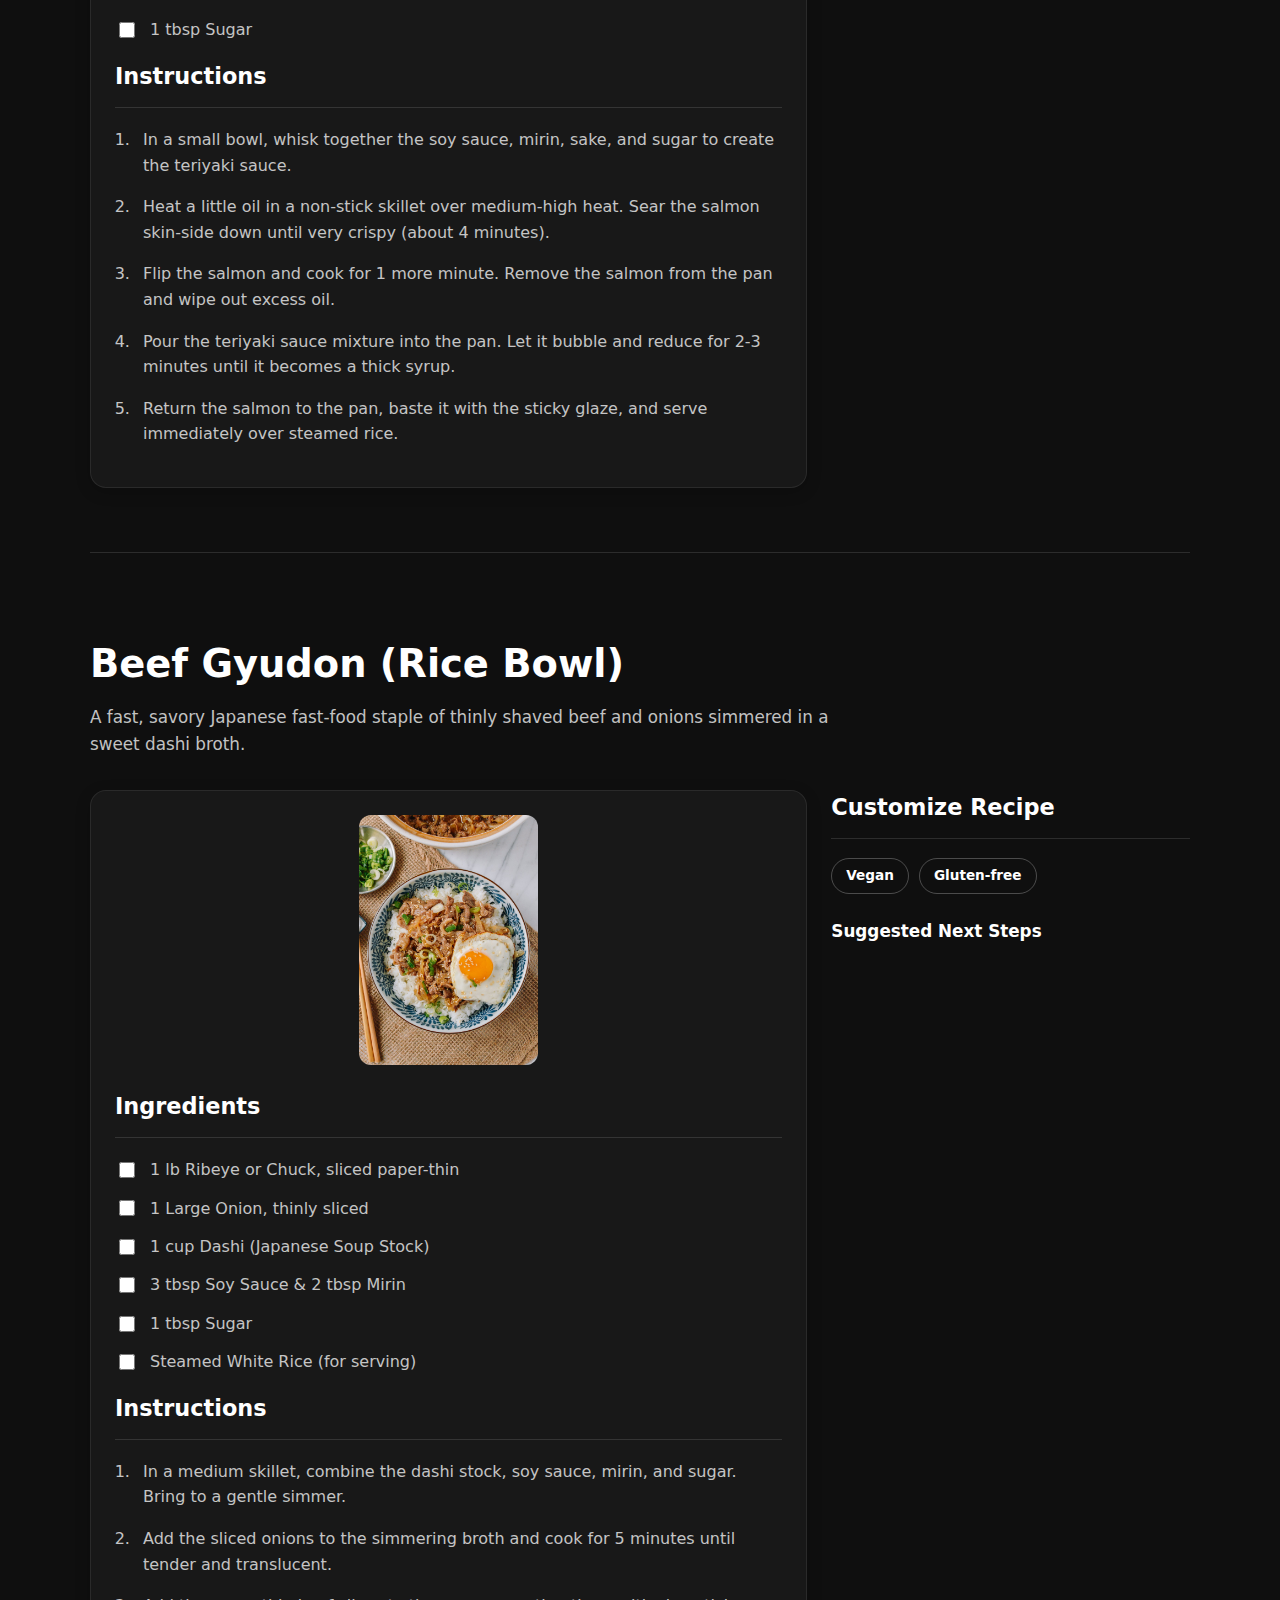
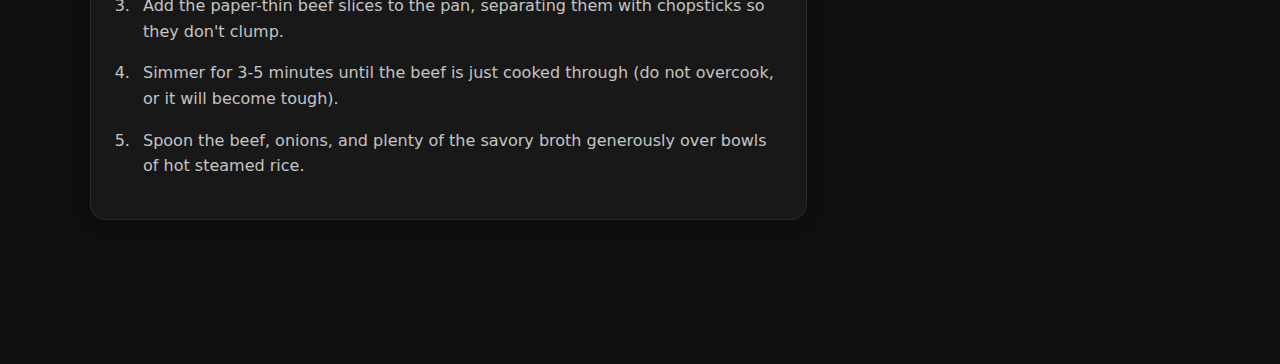
<file: japanese.html>
<!DOCTYPE html>
<html lang="en">
<head>
    <meta charset="UTF-8">
    <meta name="viewport" content="width=device-width, initial-scale=1.0">
    <title>Japanese Cuisine - Recipe Studio</title>
    <link rel="stylesheet" href="styleItalian.css">
</head>
<body>

    <nav>
        <div class="logo">Recipe Studio</div>
        <div class="nav-links">
            <a href="index.html">Home</a>
            <a href="west-african.html">West African</a>
            <a href="japanese.html" class="active">Japanese</a>
            <a href="mexican.html">Mexican</a>
            <a href="indian.html">Indian</a>
            <a href="italian.html">Italian</a>
        </div>
    </nav>

    <main>
        <div class="recipe-subnav">
            <a href="#ramen">1. Tonkotsu Ramen</a>
            <a href="#sushi">2. Spicy Tuna Sushi Rolls</a>
            <a href="#katsu">3. Chicken Katsu</a>
            <a href="#teriyaki">4. Teriyaki Salmon</a>
            <a href="#gyudon">5. Beef Gyudon</a>
        </div>

        <section id="ramen" class="recipe-block">
            <div class="recipe-header">
                <h1>Tonkotsu Ramen</h1>
                <p>A deeply rich, cloudy pork broth served with fresh alkaline noodles and tender braised pork belly.</p>
            </div>
            
            <input type="checkbox" id="vegan-1" class="filter-vegan sr-only" aria-label="Toggle Vegan">
            <input type="checkbox" id="gf-1" class="filter-gf sr-only" aria-label="Toggle Gluten-Free">
            
            <div class="recipe-grid">
                <div class="recipe-content card">
                    <img src="images/Japanese Recipes/tonkotsu.jpg.webp" alt="Tonkotsu Ramen" style="max-width: 100%; height: auto; max-height: 250px; object-fit: cover; border-radius: 12px; display: block; margin-left: auto; margin-right: auto; margin-bottom: 1.5rem;">
                    <h2>Ingredients</h2>
                    <ul class="ingredients-list">
                        <li><input type="checkbox"> 3 lbs Pork Bones (for broth)</li>
                        <li><input type="checkbox"> 4 portions Fresh Ramen Noodles</li>
                        <li><input type="checkbox"> 1/4 cup Soy Sauce & 1/4 cup Mirin (for Tare)</li>
                        <li><input type="checkbox"> 1 lb Chashu (Braised Pork Belly)</li>
                        <li><input type="checkbox"> 4 Soft-boiled Eggs (Ajitsuke Tamago)</li>
                        <li><input type="checkbox"> Chopped Scallions & Nori sheets</li>
                    </ul>
                    <h2>Instructions</h2>
                    <ol>
                        <li>Boil pork bones heavily for 12 hours until the broth is milky white, thick, and collagen-rich.</li>
                        <li>In a small pan, simmer soy sauce and mirin to create the "tare" (seasoning base).</li>
                        <li>Boil the fresh ramen noodles in separate water for 2-3 minutes until chewy.</li>
                        <li>In a serving bowl, add 2 tablespoons of the tare, then ladle in the boiling hot pork broth.</li>
                        <li>Add the noodles, then top with slices of chashu, a halved soft-boiled egg, scallions, and a sheet of nori.</li>
                    </ol>
                </div>
                <div class="customization-section">
                    <h2>Customize Recipe</h2>
                    <div class="filter-chips">
                        <label for="vegan-1" class="chip chip-vegan" tabindex="0">Vegan</label>
                        <label for="gf-1" class="chip chip-gf" tabindex="0">Gluten-free</label>
                    </div>
                    <h3>Suggested Next Steps</h3>
                    <div class="suggestions-container">
                        <div class="suggestion-card vegan-card">
                            <div class="card-header">
                                <h4>Swap Broth &rarr; Soy Milk & Kombu</h4>
                                <span class="badge">Confidence: High</span>
                            </div>
                            <p>Create a creamy vegan broth using unsweetened soy milk, kombu (kelp) dashi, and miso paste.</p>
                            <p class="hint"><strong>Why?</strong> Tonkotsu is famous for its milky, creamy texture. Boiling unsweetened soy milk replicates this creamy mouthfeel brilliantly without boiling bones for 12 hours.</p>
                        </div>
                        <div class="suggestion-card gf-card">
                            <div class="card-header">
                                <h4>Swap Noodles & Soy Sauce</h4>
                                <span class="badge">Confidence: High</span>
                            </div>
                            <p>Use gluten-free rice noodles (pho or vermicelli style) and replace the soy sauce in the tare with Tamari.</p>
                            <p class="hint"><strong>Why?</strong> Traditional ramen noodles get their distinct chew from wheat gluten and alkaline salts. Rice noodles are the safest alternative.</p>
                        </div>
                    </div>
                </div>
            </div>
        </section>

        <section id="sushi" class="recipe-block">
            <div class="recipe-header">
                <h1>Spicy Tuna Sushi Rolls</h1>
                <p>Classic Maki rolls filled with fresh sashimi-grade tuna, spicy mayonnaise, and crisp cucumber.</p>
            </div>
            
            <input type="checkbox" id="vegan-2" class="filter-vegan sr-only" aria-label="Toggle Vegan">
            <input type="checkbox" id="gf-2" class="filter-gf sr-only" aria-label="Toggle Gluten-Free">
            
            <div class="recipe-grid">
                <div class="recipe-content card">
                    <img src="images/Japanese Recipes/tunaRoll.jpg" alt="Spicy Tuna Sushi Rolls" style="max-width: 100%; height: auto; max-height: 250px; object-fit: cover; border-radius: 12px; display: block; margin-left: auto; margin-right: auto; margin-bottom: 1.5rem;">
                    <h2>Ingredients</h2>
                    <ul class="ingredients-list">
                        <li><input type="checkbox"> 2 cups Sushi Rice (short grain), cooked & vinegared</li>
                        <li><input type="checkbox"> 4 Nori (Seaweed) Sheets</li>
                        <li><input type="checkbox"> 8 oz Sashimi-grade Tuna, finely diced</li>
                        <li><input type="checkbox"> 2 tbsp Kewpie Mayo & 1 tbsp Sriracha</li>
                        <li><input type="checkbox"> 1/2 Cucumber, julienned</li>
                    </ul>
                    <h2>Instructions</h2>
                    <ol>
                        <li>In a bowl, gently mix the diced tuna with the Kewpie mayonnaise and sriracha until well coated.</li>
                        <li>Place a sheet of nori rough-side up on a bamboo rolling mat wrapped in plastic wrap.</li>
                        <li>Wet your hands, grab a handful of sushi rice, and spread it evenly across the nori, leaving a 1-inch gap at the top.</li>
                        <li>Lay a line of the spicy tuna mixture and cucumber strips across the bottom third of the rice.</li>
                        <li>Roll tightly using the bamboo mat. Slice the roll into 8 pieces using a sharp, wet knife.</li>
                    </ol>
                </div>
                <div class="customization-section">
                    <h2>Customize Recipe</h2>
                    <div class="filter-chips">
                        <label for="vegan-2" class="chip chip-vegan" tabindex="0">Vegan</label>
                        <label for="gf-2" class="chip chip-gf" tabindex="0">Gluten-free</label>
                    </div>
                    <h3>Suggested Next Steps</h3>
                    <div class="suggestions-container">
                        <div class="suggestion-card vegan-card">
                            <div class="card-header">
                                <h4>Swap Tuna &rarr; Mashed Chickpeas or Tofu</h4>
                                <span class="badge">Confidence: High</span>
                            </div>
                            <p>Mash chickpeas or firm tofu with vegan mayo and sriracha to create a "spicy mock-tuna" filling.</p>
                            <p class="hint"><strong>Why?</strong> The primary flavor profile of a spicy tuna roll actually comes from the sriracha, mayo, and seaweed. Tofu or chickpeas mimic the soft texture of minced raw fish perfectly.</p>
                        </div>
                        <div class="suggestion-card gf-card">
                            <div class="card-header">
                                <h4>Check the Vinegar & Mayo</h4>
                                <span class="badge">Confidence: Med</span>
                            </div>
                            <p>Ensure your rice vinegar is pure (not malt vinegar) and serve with Tamari instead of soy sauce.</p>
                            <p class="hint"><strong>Why?</strong> Sushi rice and raw fish are naturally gluten-free, but cross-contamination often happens with the dipping sauces or flavored vinegars.</p>
                        </div>
                    </div>
                </div>
            </div>
        </section>

        <section id="katsu" class="recipe-block">
            <div class="recipe-header">
                <h1>Chicken Katsu</h1>
                <p>A Japanese comfort food classic: pounded chicken breast breaded in panko and fried until shatteringly crisp.</p>
            </div>
            
            <input type="checkbox" id="vegan-3" class="filter-vegan sr-only" aria-label="Toggle Vegan">
            <input type="checkbox" id="gf-3" class="filter-gf sr-only" aria-label="Toggle Gluten-Free">
            
            <div class="recipe-grid">
                <div class="recipe-content card">
                    <img src="images/Japanese Recipes/Chicken-Katsu.jpg" alt="Chicken Katsu" style="max-width: 100%; height: auto; max-height: 250px; object-fit: cover; border-radius: 12px; display: block; margin-left: auto; margin-right: auto; margin-bottom: 1.5rem;">
                    <h2>Ingredients</h2>
                    <ul class="ingredients-list">
                        <li><input type="checkbox"> 2 Boneless Skinless Chicken Breasts</li>
                        <li><input type="checkbox"> 1 cup Panko Breadcrumbs</li>
                        <li><input type="checkbox"> 1/2 cup All-Purpose Flour</li>
                        <li><input type="checkbox"> 2 Eggs, beaten</li>
                        <li><input type="checkbox"> Tonkatsu Sauce (for serving)</li>
                        <li><input type="checkbox"> Shredded Green Cabbage (for serving)</li>
                    </ul>
                    <h2>Instructions</h2>
                    <ol>
                        <li>Pound the chicken breasts to an even 1/2-inch thickness and season lightly with salt and pepper.</li>
                        <li>Set up a breading station: dredge the chicken in flour, dip into the beaten eggs, and press firmly into the panko breadcrumbs.</li>
                        <li>Heat 1/2 inch of oil in a skillet over medium heat (around 350°F).</li>
                        <li>Fry the chicken for 4-5 minutes per side until golden brown and cooked through. Drain on a wire rack.</li>
                        <li>Slice the chicken into strips and serve alongside a mound of shredded cabbage, drizzled heavily with Tonkatsu sauce.</li>
                    </ol>
                </div>
                <div class="customization-section">
                    <h2>Customize Recipe</h2>
                    <div class="filter-chips">
                        <label for="vegan-3" class="chip chip-vegan" tabindex="0">Vegan</label>
                        <label for="gf-3" class="chip chip-gf" tabindex="0">Gluten-free</label>
                    </div>
                    <h3>Suggested Next Steps</h3>
                    <div class="suggestions-container">
                        <div class="suggestion-card vegan-card">
                            <div class="card-header">
                                <h4>Swap Chicken &rarr; Firm Tofu (Tofu Katsu)</h4>
                                <span class="badge">Confidence: High</span>
                            </div>
                            <p>Press extra-firm tofu, freeze it, thaw it, and bread it using a flax-egg batter before frying.</p>
                            <p class="hint"><strong>Why?</strong> Freezing and thawing tofu completely changes its cellular structure, making it remarkably chewy, dense, and "meaty" like chicken breast.</p>
                        </div>
                        <div class="suggestion-card gf-card">
                            <div class="card-header">
                                <h4>Swap Panko/Flour &rarr; GF Panko & Cornstarch</h4>
                                <span class="badge">Confidence: High</span>
                            </div>
                            <p>Dredge the chicken in cornstarch instead of flour, and use a gluten-free panko (usually made from rice flour).</p>
                            <p class="hint"><strong>Why?</strong> Traditional panko is made from baked wheat bread. GF rice panko absorbs less oil and actually stays crispier for longer!</p>
                        </div>
                    </div>
                </div>
            </div>
        </section>

        <section id="teriyaki" class="recipe-block">
            <div class="recipe-header">
                <h1>Teriyaki Salmon</h1>
                <p>Crispy-skinned salmon fillets glazed in a homemade, sticky-sweet soy and mirin reduction.</p>
            </div>
            
            <input type="checkbox" id="vegan-4" class="filter-vegan sr-only" aria-label="Toggle Vegan">
            <input type="checkbox" id="gf-4" class="filter-gf sr-only" aria-label="Toggle Gluten-Free">
            
            <div class="recipe-grid">
                <div class="recipe-content card">
                    <img src="images/Japanese Recipes/TeriyakiSalmon.jpg" alt="Teriyaki Salmon" style="max-width: 100%; height: auto; max-height: 250px; object-fit: cover; border-radius: 12px; display: block; margin-left: auto; margin-right: auto; margin-bottom: 1.5rem;">
                    <h2>Ingredients</h2>
                    <ul class="ingredients-list">
                        <li><input type="checkbox"> 2 Salmon Fillets (skin-on)</li>
                        <li><input type="checkbox"> 1/4 cup Soy Sauce</li>
                        <li><input type="checkbox"> 1/4 cup Mirin (Sweet Rice Wine)</li>
                        <li><input type="checkbox"> 2 tbsp Sake</li>
                        <li><input type="checkbox"> 1 tbsp Sugar</li>
                    </ul>
                    <h2>Instructions</h2>
                    <ol>
                        <li>In a small bowl, whisk together the soy sauce, mirin, sake, and sugar to create the teriyaki sauce.</li>
                        <li>Heat a little oil in a non-stick skillet over medium-high heat. Sear the salmon skin-side down until very crispy (about 4 minutes).</li>
                        <li>Flip the salmon and cook for 1 more minute. Remove the salmon from the pan and wipe out excess oil.</li>
                        <li>Pour the teriyaki sauce mixture into the pan. Let it bubble and reduce for 2-3 minutes until it becomes a thick syrup.</li>
                        <li>Return the salmon to the pan, baste it with the sticky glaze, and serve immediately over steamed rice.</li>
                    </ol>
                </div>
                <div class="customization-section">
                    <h2>Customize Recipe</h2>
                    <div class="filter-chips">
                        <label for="vegan-4" class="chip chip-vegan" tabindex="0">Vegan</label>
                        <label for="gf-4" class="chip chip-gf" tabindex="0">Gluten-free</label>
                    </div>
                    <h3>Suggested Next Steps</h3>
                    <div class="suggestions-container">
                        <div class="suggestion-card vegan-card">
                            <div class="card-header">
                                <h4>Swap Salmon &rarr; Tempeh or Eggplant</h4>
                                <span class="badge">Confidence: High</span>
                            </div>
                            <p>Steam slices of tempeh or score a halved eggplant, pan-fry, and glaze exactly like the fish.</p>
                            <p class="hint"><strong>Why?</strong> The sweet and salty teriyaki glaze is the star of this dish. Tempeh offers great protein, while eggplant becomes buttery soft and soaks up the sauce perfectly.</p>
                        </div>
                        <div class="suggestion-card gf-card">
                            <div class="card-header">
                                <h4>Swap Soy Sauce &rarr; Tamari</h4>
                                <span class="badge">Confidence: High</span>
                            </div>
                            <p>Use Tamari or coconut aminos in your teriyaki glaze.</p>
                            <p class="hint"><strong>Why?</strong> The only gluten in this recipe comes from the wheat used to brew standard soy sauce. Tamari creates an identical sticky glaze without the gluten.</p>
                        </div>
                    </div>
                </div>
            </div>
        </section>

        <section id="gyudon" class="recipe-block">
            <div class="recipe-header">
                <h1>Beef Gyudon (Rice Bowl)</h1>
                <p>A fast, savory Japanese fast-food staple of thinly shaved beef and onions simmered in a sweet dashi broth.</p>
            </div>
            
            <input type="checkbox" id="vegan-5" class="filter-vegan sr-only" aria-label="Toggle Vegan">
            <input type="checkbox" id="gf-5" class="filter-gf sr-only" aria-label="Toggle Gluten-Free">
            
            <div class="recipe-grid">
                <div class="recipe-content card">
                    <img src="images/Japanese Recipes/gyudon.jpg" alt="Beef Gyudon (Rice Bowl)" style="max-width: 100%; height: auto; max-height: 250px; object-fit: cover; border-radius: 12px; display: block; margin-left: auto; margin-right: auto; margin-bottom: 1.5rem;">
                    <h2>Ingredients</h2>
                    <ul class="ingredients-list">
                        <li><input type="checkbox"> 1 lb Ribeye or Chuck, sliced paper-thin</li>
                        <li><input type="checkbox"> 1 Large Onion, thinly sliced</li>
                        <li><input type="checkbox"> 1 cup Dashi (Japanese Soup Stock)</li>
                        <li><input type="checkbox"> 3 tbsp Soy Sauce & 2 tbsp Mirin</li>
                        <li><input type="checkbox"> 1 tbsp Sugar</li>
                        <li><input type="checkbox"> Steamed White Rice (for serving)</li>
                    </ul>
                    <h2>Instructions</h2>
                    <ol>
                        <li>In a medium skillet, combine the dashi stock, soy sauce, mirin, and sugar. Bring to a gentle simmer.</li>
                        <li>Add the sliced onions to the simmering broth and cook for 5 minutes until tender and translucent.</li>
                        <li>Add the paper-thin beef slices to the pan, separating them with chopsticks so they don't clump.</li>
                        <li>Simmer for 3-5 minutes until the beef is just cooked through (do not overcook, or it will become tough).</li>
                        <li>Spoon the beef, onions, and plenty of the savory broth generously over bowls of hot steamed rice.</li>
                    </ol>
                </div>
                <div class="customization-section">
                    <h2>Customize Recipe</h2>
                    <div class="filter-chips">
                        <label for="vegan-5" class="chip chip-vegan" tabindex="0">Vegan</label>
                        <label for="gf-5" class="chip chip-gf" tabindex="0">Gluten-free</label>
                    </div>
                    <h3>Suggested Next Steps</h3>
                    <div class="suggestions-container">
                        <div class="suggestion-card vegan-card">
                            <div class="card-header">
                                <h4>Swap Beef/Dashi &rarr; Shiitake Mushrooms & Kombu Dashi</h4>
                                <span class="badge">Confidence: High</span>
                            </div>
                            <p>Use thinly sliced shiitake and oyster mushrooms instead of beef, and ensure your dashi is made from kombu (kelp) rather than bonito (fish flakes).</p>
                            <p class="hint"><strong>Why?</strong> Mushrooms offer a fantastic savory, chewy texture and release their own juices into the sweet broth, creating a deeply satisfying umami bowl.</p>
                        </div>
                        <div class="suggestion-card gf-card">
                            <div class="card-header">
                                <h4>Swap Soy Sauce &rarr; Tamari</h4>
                                <span class="badge">Confidence: High</span>
                            </div>
                            <p>Just swap the soy sauce for Tamari or a gluten-free soy alternative.</p>
                            <p class="hint"><strong>Why?</strong> Like many Japanese simmered dishes, the only hidden gluten is in the soy sauce. The meat, rice, and onions are all perfectly safe.</p>
                        </div>
                    </div>
                </div>
            </div>
        </section>
    </main>

</body>
</html>
</file>
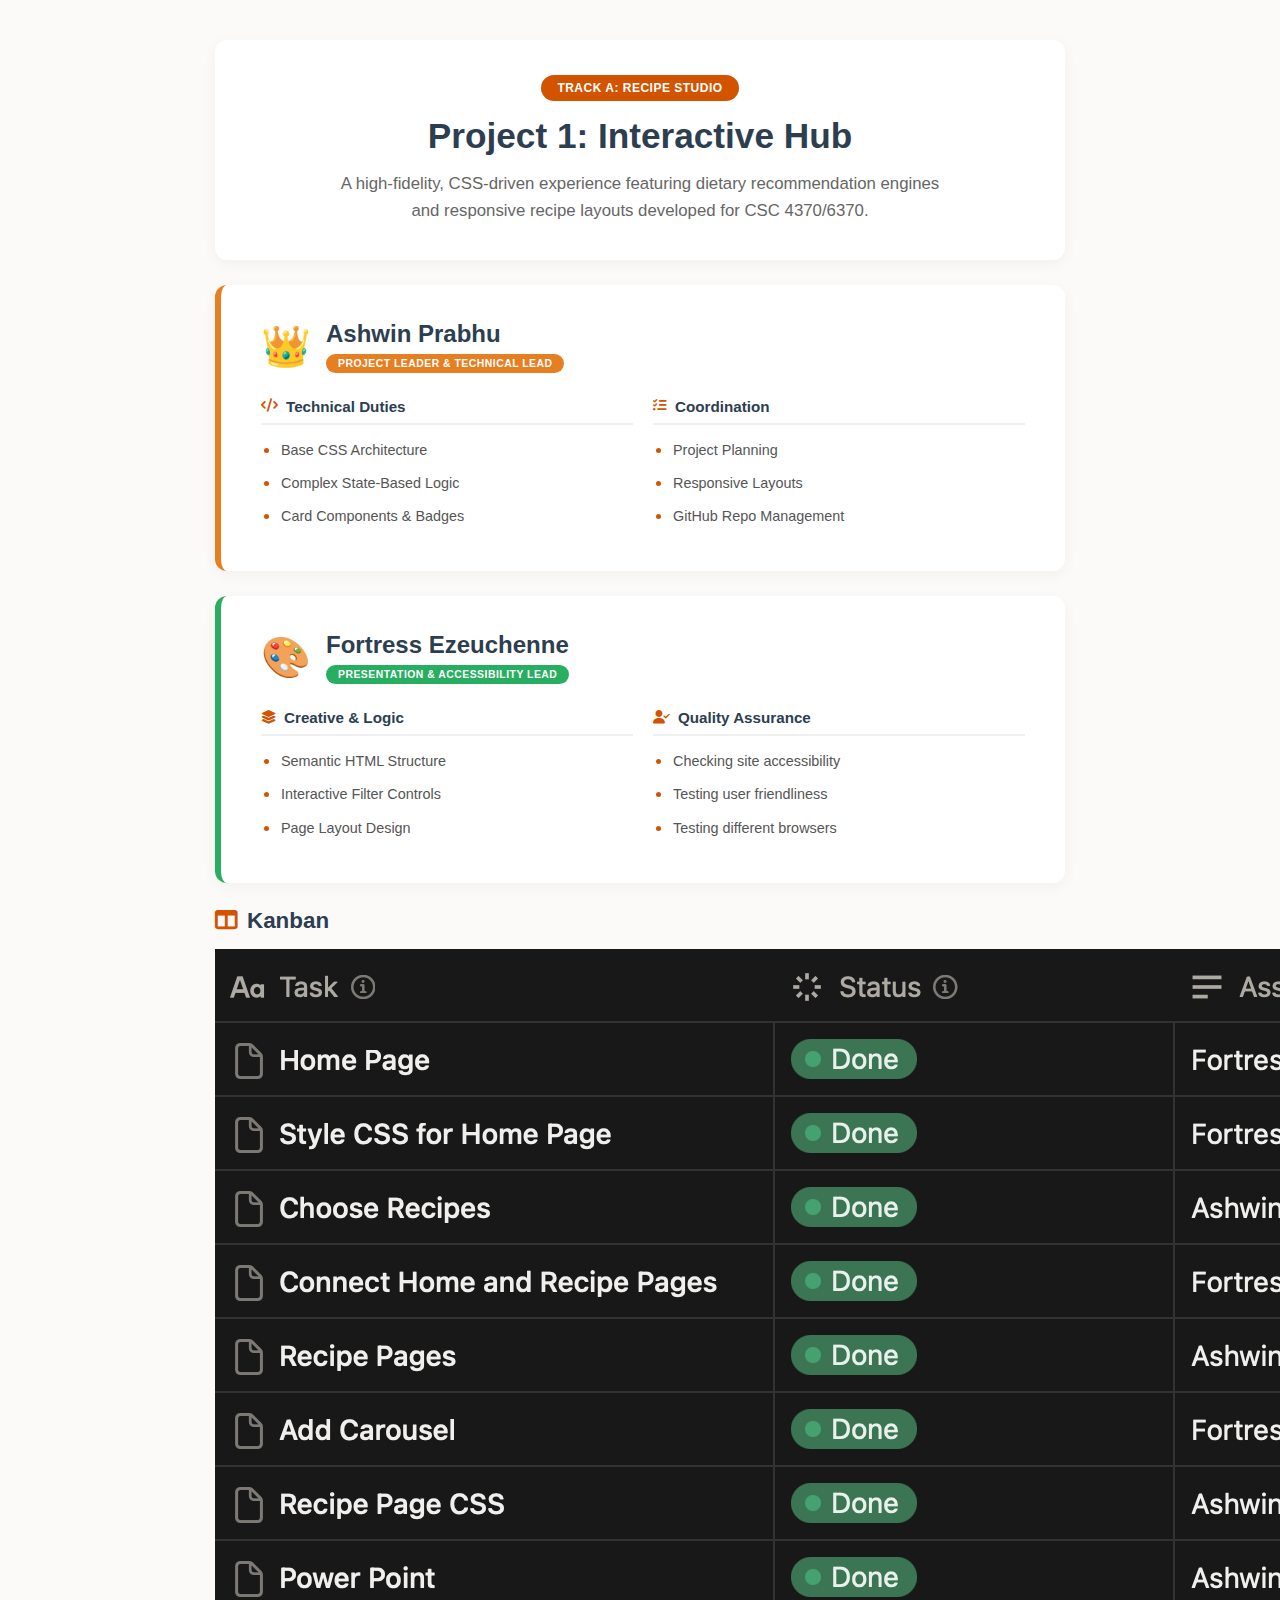
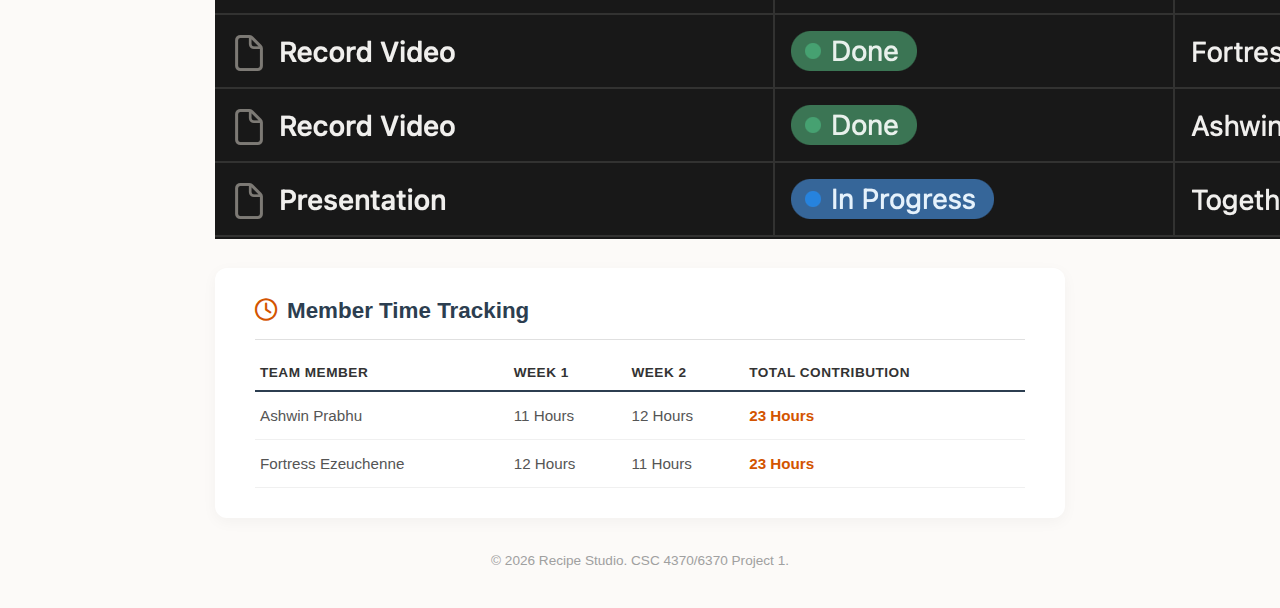
<file: team-introduction.html>
<!DOCTYPE html>
<html lang="en">
<head>
    <meta charset="UTF-8">
    <meta name="viewport" content="width=device-width, initial-scale=1.0">
    <title>Team Intro | Recipe Studio</title>
    <link rel="stylesheet" href="team.css">
    <link rel="stylesheet" href="https://cdnjs.cloudflare.com/ajax/libs/font-awesome/6.4.0/css/all.min.css">
</head>
<body>

    <div class="hub-container">
        
        <header class="hub-header-card">
            <span class="track-badge">TRACK A: RECIPE STUDIO</span>
            <h1>Project 1: Interactive Hub</h1>
            <p>A high-fidelity, CSS-driven experience featuring dietary recommendation engines and responsive recipe layouts developed for CSC 4370/6370.</p>
        </header>

        <div class="team-card border-orange">
            <div class="card-title-area">
                <span class="emoji-icon">👑</span>
                <div class="name-badge-group">
                    <h2>Ashwin Prabhu</h2>
                    <span class="role-badge badge-orange">PROJECT LEADER & TECHNICAL LEAD</span>
                </div>
            </div>
            
            <div class="duties-grid">
                <div class="duty-column">
                    <h3 class="theme-heading"><i class="fa-solid fa-code"></i> Technical Duties</h3>
                    <ul class="task-list">
                        <li>Base CSS Architecture</li>
                        <li>Complex State-Based Logic</li>
                        <li>Card Components & Badges</li>
                    </ul>
                </div>
                <div class="duty-column">
                    <h3 class="theme-heading"><i class="fa-solid fa-list-check"></i> Coordination</h3>
                    <ul class="task-list">
                        <li>Project Planning</li>
                        <li>Responsive Layouts</li>
                        <li>GitHub Repo Management</li>
                    </ul>
                </div>
            </div>
        </div>

        <div class="team-card border-green">
            <div class="card-title-area">
                <span class="emoji-icon">🎨</span>
                <div class="name-badge-group">
                    <h2>Fortress Ezeuchenne</h2>
                    <span class="role-badge badge-green">PRESENTATION & ACCESSIBILITY LEAD</span>
                </div>
            </div>
            
            <div class="duties-grid">
                <div class="duty-column">
                    <h3 class="theme-heading"><i class="fa-solid fa-layer-group"></i> Creative & Logic</h3>
                    <ul class="task-list">
                        <li>Semantic HTML Structure</li>
                        <li>Interactive Filter Controls</li>
                        <li>Page Layout Design</li>
                    </ul>
                </div>
                <div class="duty-column">
                    <h3 class="theme-heading"><i class="fa-solid fa-user-check"></i> Quality Assurance</h3>
                    <ul class="task-list">
                        <li>Checking site accessibility</li>
                        <li>Testing user friendliness</li>
                        <li>Testing different browsers</li>
                    </ul>
                </div>
            </div>
        </div>

        <div class="kanban-card">
            <h2 class="theme-heading large-heading">
                <i class="fa-solid fa-table-columns"></i> Kanban
            </h2>
            <div class="kanban-image-wrapper">
                <img src="images/kanban.jpg" alt="Project Kanban Board">
            </div>
        </div>

        <div class="time-tracking-card">
            <h2 class="theme-heading large-heading">
                <i class="fa-regular fa-clock"></i> Member Time Tracking
            </h2>
            <div class="table-container">
                <table class="tracking-table">
                    <thead>
                        <tr>
                            <th>Team Member</th>
                            <th>Week 1</th>
                            <th>Week 2</th>
                            <th>Total Contribution</th>
                        </tr>
                    </thead>
                    <tbody>
                        <tr>
                            <td>Ashwin Prabhu</td>
                            <td>11 Hours</td>
                            <td>12 Hours</td>
                            <td class="total-hours">23 Hours</td>
                        </tr>
                        <tr>
                            <td>Fortress Ezeuchenne</td>
                            <td>12 Hours</td>
                            <td>11 Hours</td>
                            <td class="total-hours">23 Hours</td>
                        </tr>
                    </tbody>
                </table>
            </div>
        </div>

        <footer class="hub-footer">
            &copy; 2026 Recipe Studio. CSC 4370/6370 Project 1.
        </footer>

    </div>

</body>
</html>
</file>
<file: style.css>
/* ========== NAVBAR (Commit 1) ========== */
:root{
  --bg: #0b0b0b;
  --fg: #ffffff;
  --muted: rgba(255,255,255,.75);
  --line: rgba(255,255,255,.12);
  --radius: 999px;
  --max: 1100px;
}

*{ box-sizing: border-box; }
body{
  margin: 0;
  font-family: system-ui, -apple-system, Segoe UI, Roboto, Arial, sans-serif;
  background: #0f0f0f;
  color: var(--fg);
}

.site-header{
  position: sticky;
  top: 0;
  z-index: 50;
  background: var(--bg);
  border-bottom: 1px solid var(--line);
}

.navbar{
  max-width: var(--max);
  margin: 0 auto;
  padding: 14px 18px;
  display: flex;
  align-items: center;
  justify-content: space-between;
  gap: 18px;
}

.brand{
  color: var(--fg);
  text-decoration: none;
  font-weight: 700;
  letter-spacing: .5px;
  text-transform: uppercase;
  font-size: 0.95rem;
}

.nav-links{
  list-style: none;
  display: flex;
  align-items: center;
  gap: 18px;
  margin: 0;
  padding: 0;
}

.nav-link{
  color: var(--muted);
  text-decoration: none;
  font-weight: 500;
  font-size: 0.95rem;
  position: relative;
  padding: 6px 2px;
  transition: color .2s ease;
}

.nav-link:hover{ color: var(--fg); }

.nav-link::after{
  content: "";
  position: absolute;
  left: 0;
  bottom: 0;
  height: 2px;
  width: 0%;
  background: var(--fg);
  transition: width .2s ease;
}

.nav-link:hover::after{ width: 100%; }

.nav-link.active{
  color: var(--fg);
}
.nav-link.active::after{
  width: 100%;
}

.btn{
  display: inline-block;
  background: var(--fg);
  color: #000;
  text-decoration: none;
  padding: 10px 14px;
  border-radius: var(--radius);
  font-weight: 700;
  font-size: 0.9rem;
  transition: transform .2s ease, opacity .2s ease;
}
.btn:hover{
  transform: translateY(-1px);
  opacity: .92;
}

.nav-toggle{
  position: absolute;
  left: -9999px;
}

.nav-toggle-label{
  display: none;
  width: 42px;
  height: 42px;
  border: 1px solid var(--line);
  border-radius: 12px;
  align-items: center;
  justify-content: center;
  gap: 5px;
  cursor: pointer;
}

.nav-toggle-label span{
  display: block;
  width: 18px;
  height: 2px;
  background: var(--fg);
  border-radius: 2px;
}

/* Responsive */
@media (max-width: 860px){
  .nav-toggle-label{ display: inline-flex; }

  .nav-links{
    position: absolute;
    left: 0;
    right: 0;
    top: 61px;
    background: var(--bg);
    border-bottom: 1px solid var(--line);
    flex-direction: column;
    align-items: flex-start;
    gap: 10px;
    padding: 14px 18px 18px;
    max-height: 0;
    overflow: hidden;
    transition: max-height .25s ease;
  }

  .nav-cta{ width: 100%; }
  .nav-cta .btn{ width: 100%; text-align: center; }

  /* When checked, open menu */
  .nav-toggle:checked ~ .nav-links{
    max-height: 420px;
  }
}
/* ========== CAROUSEL (Commit 2) ========== */

.hero-carousel{
  position: relative;
  height: 90vh;
  overflow: hidden;
}

/* hide radios */
.hero-carousel input{
  position: absolute;
  left: -9999px;
}
.hero-carousel:hover .slides{
  animation-play-state: paused;
}
.hero-carousel:focus-within .slides{
  animation: none;
}

/* slides container */
.slides{
  display: flex;
  width: 500%;
  height: 100%;
  transition: transform .6s ease;
   animation: autoSlide 20s infinite;
}
@keyframes autoSlide{
  0%, 16%   { transform: translateX(0%); }
  20%, 36%  { transform: translateX(-20%); }
  40%, 56%  { transform: translateX(-40%); }
  60%, 76%  { transform: translateX(-60%); }
  80%, 96%  { transform: translateX(-80%); }
  100%      { transform: translateX(0%); }
}
/* each slide */
.slide{
  position: relative;
  width: 20%;
  height: 100%;
  background-size: cover;
  background-position: center;
}

/* 🔥 REPLACE THESE WITH YOUR IMAGES */
.s1{ background-image: url("images/african.jpg"); }
.s2{ background-image: url("images/indian.jpg"); }
.s3{ background-image: url("images/japanese.jpg"); }
.s4{ background-image: url("images/italian.jpg"); }
.s5{ background-image: url("images/mexican.jpg"); }

/* dark overlay */
.slide::before{
  content: "";
  position: absolute;
  inset: 0;
  background: rgba(0,0,0,.45);
}

/* text overlay */
.overlay{
  position: absolute;
  z-index: 2;
  left: 8%;
  bottom: 18%;
  max-width: 520px;
}

.overlay h2{
  margin: 0 0 10px;
  font-size: clamp(1.8rem, 3vw, 3rem);
}

.overlay p{
  margin: 0 0 18px;
  color: rgba(255,255,255,.85);
}

.hero-btn{
  display: inline-block;
  background: #fff;
  color: #000;
  text-decoration: none;
  padding: 12px 18px;
  border-radius: 999px;
  font-weight: 700;
  transition: transform .2s ease;
}

.hero-btn:hover{
  transform: translateY(-2px);
}
/* AUTOPLAY WINS by default */
.hero-carousel:not(:hover):not(:focus-within) #slide1:checked ~ .slides,
.hero-carousel:not(:hover):not(:focus-within) #slide2:checked ~ .slides,
.hero-carousel:not(:hover):not(:focus-within) #slide3:checked ~ .slides,
.hero-carousel:not(:hover):not(:focus-within) #slide4:checked ~ .slides,
.hero-carousel:not(:hover):not(:focus-within) #slide5:checked ~ .slides{
  transform: none; /* allow animation to control transform */
}

/* radio movement */
#slide1:checked ~ .slides{ transform: translateX(0%); }
#slide2:checked ~ .slides{ transform: translateX(-20%); }
#slide3:checked ~ .slides{ transform: translateX(-40%); }
#slide4:checked ~ .slides{ transform: translateX(-60%); }
#slide5:checked ~ .slides{ transform: translateX(-80%); }

/* dots */
.carousel-dots{
  position: absolute;
  bottom: 18px;
  left: 50%;
  transform: translateX(-50%);
  display: flex;
  gap: 10px;
}

.carousel-dots label{
  width: 12px;
  height: 12px;
  border-radius: 50%;
  background: rgba(255,255,255,.5);
  cursor: pointer;
  transition: transform .2s ease, background .2s ease;
}

.carousel-dots label:hover{
  transform: scale(1.15);
  background: #fff;
}
/* ========== TYPING TAGLINE (Responsive Commit) ========== */

.tagline{
  background: #0f0f0f;
  padding: clamp(18px, 4vw, 44px) 16px clamp(10px, 2vw, 18px);
  text-align: center;
}

/* This wrapper makes it responsive and prevents overflow on small screens */
.typewriter{
  display: inline-block;
  max-width: min(92vw, 820px);   /* responsive width */
  margin: 0 auto;

  font-weight: 800;
  letter-spacing: .4px;
  font-size: clamp(1.05rem, 2.4vw, 1.8rem);
  line-height: 1.2;
  color: #fff;

  overflow: hidden;
  white-space: nowrap;
  border-right: 3px solid #fff;

  width: 0;
  animation: typing 4s steps(40, end) forwards,
             blink .8s step-end infinite;
}


@keyframes typing{
  from{ width: 0; }
  to{ width: 100%; }
}

@keyframes blink{
  0%, 100%{ border-color: transparent; }
  50%{ border-color: #fff; }
}


@media (max-width: 480px){
  .typewriter{
    border-right-width: 2px;
    letter-spacing: .2px;
  }
}
.cuisine-section{
  background: #111;
  padding: clamp(40px, 6vw, 80px) 16px;
}

.section-header{
  max-width: 1100px;
  margin: 0 auto 28px;
  text-align: center;
}
.section-header h2{
  margin: 0 0 10px;
  font-size: clamp(1.6rem, 2.6vw, 2.2rem);
}
.section-header p{
  margin: 0;
  color: rgba(255,255,255,.7);
}

.cuisine-grid{
  max-width: 1100px;
  margin: 0 auto;
  display: grid;
  gap: clamp(14px, 2.5vw, 24px);
  grid-template-columns: repeat(auto-fit, minmax(240px, 1fr));
}

.cuisine-card{
  text-decoration: none;
  color: #fff;
  background: #181818;
  border-radius: 18px;
  overflow: hidden;
  display: flex;
  flex-direction: column;
  transition: transform .25s ease, box-shadow .25s ease;
  border: 1px solid rgba(255,255,255,.08);
}

.cuisine-card:hover{
  transform: translateY(-6px);
  box-shadow: 0 18px 40px rgba(0,0,0,.45);
}

.cuisine-img{
  height: clamp(160px, 22vw, 210px);
  background-size: cover;
  background-position: center;
  position: relative;
}
.cuisine-img::after{
  content: "";
  position: absolute;
  inset: 0;
  background: rgba(0,0,0,.25);
}

/* same images as carousel (reuse) */
.cuisine-img.west{ background-image: url("images/african.jpg"); }
.cuisine-img.indian{ background-image: url("images/indian.jpg"); }
.cuisine-img.japanese{ background-image: url("images/japanese.jpg"); }
.cuisine-img.italian{ background-image: url("images/italian.jpg"); }
.cuisine-img.mexican{ background-image: url("images/mexican.jpg"); }

.cuisine-info{
  padding: clamp(12px, 2.5vw, 18px);
}

.cuisine-info h3{
  margin: 0 0 6px;
  font-size: clamp(1.05rem, 2vw, 1.2rem);
}

.cuisine-info p{
  margin: 0 0 12px;
  color: rgba(255,255,255,.75);
  font-size: 0.95rem;
  line-height: 1.3;
}

.cuisine-actions{
  display: flex;
  align-items: center;
  justify-content: space-between;
  gap: 12px;
}

.pill{
  display: inline-block;
  background: #fff;
  color: #000;
  font-weight: 900;
  font-size: 0.8rem;
  padding: 6px 10px;
  border-radius: 999px;
}

.card-cta{
  display: inline-block;
  background: transparent;
  color: #fff;
  font-weight: 900;
  font-size: 0.85rem;
  padding: 8px 12px;
  border-radius: 999px;
  border: 1px solid rgba(255,255,255,.25);
  transition: transform .2s ease, background .2s ease, border-color .2s ease;
}
.cuisine-card:hover .card-cta{
  background: #fff;
  color: #000;
  border-color: #fff;
  transform: translateY(-1px);
}

@media (max-width: 600px){
  .cuisine-grid{ grid-template-columns: 1fr; }
  .cuisine-card:hover{ transform: none; }
}

/* ========== RECIPE CARDS (CUISINE PAGE) ========== */
.page{
  padding: clamp(24px, 4vw, 48px) 16px;
}

.page-hero{
  max-width: 1100px;
  margin: 0 auto 18px;
}
.page-hero h1{
  margin: 0 0 10px;
  font-size: clamp(1.6rem, 3vw, 2.4rem);
}
.page-hero p{
  margin: 0;
  color: rgba(255,255,255,.75);
  max-width: 70ch;
}

.recipes-section{
  padding: 24px 0 10px;
}

.recipes-grid{
  max-width: 1100px;
  margin: 0 auto;
  display: grid;
  gap: clamp(14px, 2.5vw, 24px);
  grid-template-columns: repeat(auto-fit, minmax(240px, 1fr));
}

.recipe-card{
  background: #181818;
  border-radius: 16px;
  overflow: hidden;
  display: flex;
  flex-direction: column;
  border: 1px solid rgba(255,255,255,.08);
  transition: transform .25s ease, box-shadow .25s ease;
}
.recipe-card:hover{
  transform: translateY(-6px);
  box-shadow: 0 18px 40px rgba(0,0,0,.45);
}

.recipe-card img{
  width: 100%;
  height: clamp(150px, 22vw, 190px);
  object-fit: cover;
}

.recipe-content{
  padding: clamp(12px, 2.5vw, 18px);
}

.recipe-content h3{
  margin: 8px 0 6px;
  font-size: clamp(1rem, 2vw, 1.15rem);
}

.recipe-content p{
  margin: 0 0 14px;
  color: rgba(255,255,255,.75);
  font-size: clamp(.9rem, 1.8vw, .98rem);
}

/* tags */
.tag{
  display: inline-block;
  font-size: 0.72rem;
  font-weight: 900;
  padding: 4px 10px;
  border-radius: 999px;
  margin-bottom: 6px;
}
.tag.west{ background: #ffb703; color: #000; }

/* buttons */
.card-actions{
  display: flex;
  gap: 10px;
  flex-wrap: wrap;
}

.card-btn{
  display: inline-block;
  text-decoration: none;
  background: #fff;
  color: #000;
  font-weight: 900;
  padding: 9px 14px;
  border-radius: 999px;
  font-size: .85rem;
  transition: transform .2s ease, opacity .2s ease;
}
.card-btn:hover{ transform: translateY(-1px); opacity: .95; }

.card-btn.ghost{
  background: transparent;
  color: #fff;
  border: 1px solid rgba(255,255,255,.25);
}

@media (max-width: 600px){
  .recipes-grid{ grid-template-columns: 1fr; }
  .recipe-card:hover{ transform: none; }
}

/* FOOTER  */
.footer{
  border-top: 1px solid rgba(255,255,255,.08);
  padding: 24px 16px;
  text-align: center;
  color: rgba(255,255,255,.6);
}
</file>
<file: styleItalian.css>
/* Base Styles & Accessibility - MATCHING MAIN PAGE AESTHETICS */
:root {
    --bg-color: #0f0f0f;
    --nav-bg: #0b0b0b;
    --text-color: #ffffff;
    --muted-text: rgba(255, 255, 255, 0.75);
    --line-color: rgba(255, 255, 255, 0.12);
    --card-bg: #181818;
    --card-border: rgba(255, 255, 255, 0.08);
    --primary-accent: #ffffff;
    --accent-text: #000000;
    --focus-outline: #ffb703; /* Matching the yellow tag from main page */
    --radius: 999px;
}

/* Enable smooth scrolling for the recipe menu */
html {
    scroll-behavior: smooth; 
}

body {
    font-family: system-ui, -apple-system, Segoe UI, Roboto, Arial, sans-serif;
    margin: 0;
    padding: 0;
    background-color: var(--bg-color);
    color: var(--text-color);
    line-height: 1.6;
}

/* Navigation - Matching Main Page Layout & Alignment */
nav {
    background-color: var(--nav-bg);
    color: var(--text-color);
    /* This padding trick aligns the nav content with your 1100px main container */
    padding: 14px max(16px, calc((100% - 1100px) / 2));
    display: flex;
    justify-content: space-between;
    align-items: center;
    position: sticky;
    top: 0;
    z-index: 50;
    border-bottom: 1px solid var(--line-color);
}

nav .logo {
    color: var(--text-color);
    font-weight: 700;
    letter-spacing: .5px;
    text-transform: uppercase;
    font-size: 0.95rem;
}

.nav-links {
    display: flex;
    gap: 18px;
    align-items: center;
}

.nav-links a {
    color: var(--muted-text);
    text-decoration: none;
    font-weight: 500;
    font-size: 0.95rem;
    position: relative;
    padding: 6px 2px;
    transition: color 0.2s ease;
}

.nav-links a:hover, .nav-links a.active {
    color: var(--text-color);
}

.nav-links a::after {
    content: "";
    position: absolute;
    left: 0;
    bottom: 0;
    height: 2px;
    width: 0%;
    background: var(--text-color);
    transition: width 0.2s ease;
}

.nav-links a:hover::after, .nav-links a.active::after {
    width: 100%;
}

/* Responsive fallback for the recipe pages */
@media (max-width: 860px) {
    nav {
        flex-direction: column;
        gap: 14px;
        padding: 14px 16px;
    }
    
    .nav-links {
        flex-wrap: wrap;
        justify-content: center;
        gap: 12px;
    }
}

/* Main Content & Recipe Sub-navigation */
main {
    max-width: 1100px;
    margin: 2rem auto;
    padding: 0 16px;
}

.recipe-subnav {
    display: flex;
    gap: 12px;
    flex-wrap: wrap;
    margin-bottom: 3rem;
    padding: 1.5rem 0;
    justify-content: center;
    border-bottom: 1px solid var(--line-color);
}

.recipe-subnav a {
    text-decoration: none;
    color: var(--text-color);
    font-weight: 900;
    font-size: 0.85rem;
    padding: 8px 14px;
    border: 1px solid rgba(255,255,255,.25);
    border-radius: var(--radius);
    transition: transform 0.2s ease, background 0.2s ease, color 0.2s ease;
    background: transparent;
}

.recipe-subnav a:hover {
    background: var(--text-color);
    color: var(--accent-text);
    transform: translateY(-2px);
}

/* Recipe Blocks Structure */
.recipe-block {
    margin-bottom: 5rem;
    scroll-margin-top: 5rem; /* Creates breathing room when scrolling from sticky nav */
    padding-bottom: 4rem;
    border-bottom: 1px solid var(--line-color);
}

.recipe-block:last-child {
    border-bottom: none;
}

.recipe-header {
    margin-bottom: 2rem;
}

.recipe-header h1 {
    margin: 0 0 10px;
    font-size: clamp(1.6rem, 3vw, 2.4rem);
}

.recipe-header p {
    margin: 0;
    color: var(--muted-text);
    font-size: 1.05rem;
    max-width: 70ch;
}

.recipe-grid {
    display: grid;
    grid-template-columns: 1fr;
    gap: 24px;
}

@media (min-width: 768px) {
    .recipe-grid {
        grid-template-columns: 2fr 1fr;
    }
}

/* Dark Mode Cards with Box Shadows */
.card {
    background-color: var(--card-bg);
    padding: clamp(16px, 3vw, 24px);
    border-radius: 16px;
    border: 1px solid var(--card-border);
    box-shadow: 0 4px 15px rgba(0,0,0,0.2);
    transition: transform 0.25s ease, box-shadow 0.25s ease;
}

.card:hover {
    transform: translateY(-4px);
    box-shadow: 0 12px 30px rgba(0,0,0,0.45);
}

.recipe-content h2, .customization-section h2 {
    margin-top: 0;
    font-size: clamp(1.1rem, 2vw, 1.4rem);
    border-bottom: 1px solid var(--line-color);
    padding-bottom: 12px;
    margin-bottom: 1.2rem;
}

.ingredients-list {
    list-style: none;
    padding: 0;
    color: var(--muted-text);
}

.ingredients-list li {
    margin-bottom: 0.8rem;
    display: flex;
    align-items: center;
    gap: 12px;
}

.ingredients-list input[type="checkbox"] {
    accent-color: var(--text-color);
    width: 16px;
    height: 16px;
    cursor: pointer;
}

.recipe-content ol {
    color: var(--muted-text);
    padding-left: 20px;
}

.recipe-content ol li {
    margin-bottom: 1rem;
    padding-left: 8px;
}

/* CSS-Only Recommendation Engine Logic */
.sr-only {
    position: absolute;
    width: 1px;
    height: 1px;
    padding: 0;
    margin: -1px;
    overflow: hidden;
    clip: rect(0, 0, 0, 0);
    border: 0;
}

.filter-chips {
    display: flex;
    gap: 10px;
    flex-wrap: wrap;
    margin-bottom: 1.5rem;
}

.chip {
    display: inline-block;
    padding: 6px 14px;
    border: 1px solid rgba(255,255,255,.25);
    border-radius: var(--radius);
    cursor: pointer;
    font-weight: 900;
    font-size: 0.85rem;
    color: var(--text-color);
    transition: background-color 0.2s ease, color 0.2s ease, transform 0.2s ease;
}

.chip:hover {
    background-color: rgba(255, 255, 255, 0.1);
}

.chip:focus-visible, input[type="checkbox"]:focus-visible + label, a:focus-visible {
    outline: 2px solid var(--focus-outline);
    outline-offset: 3px;
}

.customization-section h3 {
    font-size: 1.05rem;
    margin-bottom: 1rem;
}

.suggestions-container {
    display: flex;
    flex-direction: column;
    gap: 16px;
}

.suggestion-card {
    background-color: #111; /* Slightly darker than card-bg for contrast */
    border-left: 4px solid var(--text-color);
    border-top: 1px solid var(--card-border);
    border-right: 1px solid var(--card-border);
    border-bottom: 1px solid var(--card-border);
    padding: 1rem 1.2rem;
    border-radius: 8px;
    display: none;
    opacity: 0;
    transition: transform 0.25s ease;
}

.suggestion-card:hover {
    transform: translateY(-2px);
}

.card-header {
    display: flex;
    justify-content: space-between;
    align-items: center;
    margin-bottom: 0.8rem;
    gap: 10px;
}

.card-header h4 {
    margin: 0;
    font-size: 0.95rem;
}

.badge {
    background-color: var(--text-color);
    color: var(--accent-text);
    padding: 4px 10px;
    border-radius: var(--radius);
    font-size: 0.75rem;
    font-weight: 900;
    white-space: nowrap;
}

.suggestion-card p {
    color: var(--muted-text);
    font-size: 0.9rem;
    margin: 0 0 12px;
}

.suggestion-card p.hint {
    font-size: 0.85rem;
    color: var(--text-color);
    background: rgba(255, 255, 255, 0.05);
    padding: 10px 12px;
    border-radius: 6px;
    margin: 0;
}

/* Scoped State-based UI toggles using Classes */
.filter-vegan:checked ~ .recipe-grid .customization-section .filter-chips .chip-vegan {
    background-color: var(--text-color);
    color: var(--accent-text);
    border-color: var(--text-color);
}

.filter-gf:checked ~ .recipe-grid .customization-section .filter-chips .chip-gf {
    background-color: var(--text-color);
    color: var(--accent-text);
    border-color: var(--text-color);
}

.filter-vegan:checked ~ .recipe-grid .customization-section .suggestions-container .vegan-card {
    display: block;
    animation: fadeInOpacity 0.4s forwards;
}

.filter-gf:checked ~ .recipe-grid .customization-section .suggestions-container .gf-card {
    display: block;
    animation: fadeInOpacity 0.4s forwards;
}

@keyframes fadeInOpacity {
    from { 
        opacity: 0; 
        transform: translateY(10px);
    }
    to { 
        opacity: 1; 
        transform: translateY(0);
    }
}

@media (prefers-reduced-motion: reduce) {
    *, *::before, *::after {
        animation-duration: 0.01ms !important;
        animation-iteration-count: 1 !important;
        transition-duration: 0.01ms !important;
        scroll-behavior: auto !important;
    }
}
</file>
<file: team.css>
* {
    box-sizing: border-box;
    margin: 0;
    padding: 0;
}

body {
    background-color: #fcfaf8; 
    font-family: 'Segoe UI', Roboto, Helvetica, Arial, sans-serif;
    color: #333;
    padding: 40px 20px;
}

.hub-container {
    max-width: 850px;
    margin: 0 auto;
    display: flex;
    flex-direction: column;
    gap: 25px; 
}

.theme-heading {
    color: #2c3e50; 
}

h1, h2 {
    color: #2c3e50;
}

.hub-header-card, .team-card, .time-tracking-card {
    background-color: #ffffff;
    border-radius: 12px;
    padding: 35px 40px;
    box-shadow: 0 4px 15px rgba(0, 0, 0, 0.04);
}

.hub-header-card {
    text-align: center;
}

.track-badge {
    background-color: #d35400; 
    color: white;
    font-size: 0.75rem;
    font-weight: 700;
    padding: 6px 16px;
    border-radius: 20px;
    display: inline-block;
    letter-spacing: 0.5px;
    margin-bottom: 15px;
}

.hub-header-card h1 {
    font-size: 2.2rem;
    margin-bottom: 15px;
}

.hub-header-card p {
    color: #666;
    line-height: 1.6;
    max-width: 600px;
    margin: 0 auto;
    font-size: 1.05rem;
}

.team-card {
    border-left: 6px solid transparent;
}

.border-orange { border-left-color: #e67e22; }
.border-green { border-left-color: #27ae60; }

.card-title-area {
    display: flex;
    align-items: center;
    gap: 15px;
    margin-bottom: 25px;
}

.emoji-icon {
    font-size: 2.5rem;
}

.name-badge-group h2 {
    font-size: 1.5rem;
    margin-bottom: 5px;
}

.role-badge {
    color: white;
    font-size: 0.65rem;
    font-weight: 800;
    padding: 4px 12px;
    border-radius: 15px;
    display: inline-block;
    letter-spacing: 0.5px;
}

.badge-orange { background-color: #e67e22; }
.badge-green { background-color: #27ae60; }

.duties-grid {
    display: flex;
    justify-content: space-between;
    gap: 20px;
}

.duty-column {
    flex: 1;
}

.duty-column h3 {
    font-size: 0.95rem;
    margin-bottom: 12px;
    display: flex;
    align-items: center;
    gap: 8px;
    border-bottom: 2px solid #f0f0f0;
    padding-bottom: 8px;
}

.duty-column h3 i {
    font-size: 0.85rem;
    color: #d35400; 
}

.task-list {
    list-style-type: disc;
    padding-left: 20px; 
}

.task-list li {
    font-size: 0.9rem;
    color: #555;
    margin-bottom: 10px;
    line-height: 1.4;
}

.task-list li::marker {
    color: #d35400; 
    font-size: 1.1rem;
}

.time-tracking-card {
    padding: 30px 40px;
}

.large-heading {
    font-size: 1.4rem;
    margin-bottom: 15px;
    display: flex;
    align-items: center;
    gap: 10px;
}

.large-heading i {
    color: #d35400;
}

.table-container {
    border-top: 1px solid #e0e0e0;
    padding-top: 15px;
}

.tracking-table {
    width: 100%;
    border-collapse: collapse;
}

.tracking-table th {
    text-align: left;
    color: #333;
    font-size: 0.85rem;
    padding: 10px 5px;
    border-bottom: 2px solid #2c3e50; 
    text-transform: uppercase;
    letter-spacing: 0.5px;
}

.tracking-table td {
    padding: 15px 5px;
    font-size: 0.95rem;
    color: #555;
    border-bottom: 1px solid #f0f0f0;
}

.tracking-table td.total-hours {
    color: #d35400; 
    font-weight: bold;
}

.hub-footer {
    text-align: center;
    color: #a0a0a0;
    font-size: 0.85rem;
    margin-top: 10px;
}

@media (max-width: 650px) {
    .duties-grid {
        flex-direction: column;
        gap: 25px;
    }
    
    .tracking-table th, .tracking-table td {
        font-size: 0.8rem;
    }
    
    .hub-header-card h1 {
        font-size: 1.8rem;
    }
}
</file>
